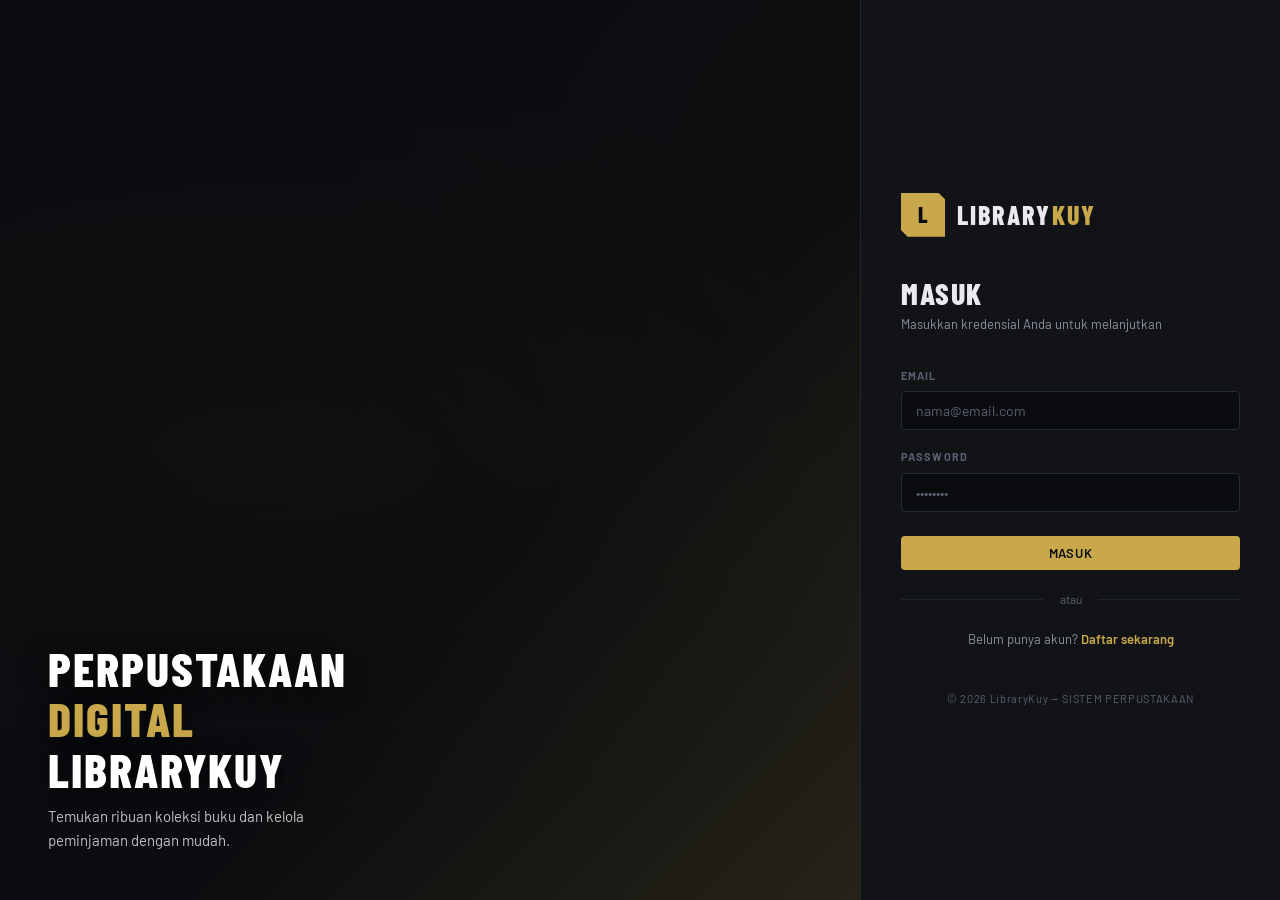
<file: app/index.html>
<!DOCTYPE html>
<html lang="id">
<head>
  <meta charset="UTF-8" />
  <meta name="viewport" content="width=device-width, initial-scale=1.0" />
  <title>Dashboard — LibraryKuy</title>
  <link rel="stylesheet" href="style.css" />
</head>
<body>

<!-- NAVBAR -->
<nav class="navbar">
  <a href="index.html" class="nav-brand">
    <div class="nav-brand-icon">L</div>
    <span class="nav-brand-text">Library<span>Kuy</span></span>
  </a>
  <div class="nav-links" id="navLinks"></div>
  <div class="nav-user">
    <div class="nav-user-info">
      <div class="nav-user-name" id="navName">—</div>
      <div class="nav-user-role" id="navRole">—</div>
    </div>
    <div class="nav-avatar" id="navAvatar">?</div>
    <button class="btn btn-outline btn-sm" id="btnLogout">Keluar</button>
  </div>
</nav>

<div class="page-wrapper">
  <div class="page-header">
    <div>
      <div class="page-label">Dashboard</div>
      <h1 class="page-title">Selamat Datang, <span id="heroName">—</span></h1>
      <p class="page-subtitle">Ringkasan aktivitas perpustakaan Anda</p>
    </div>
  </div>

  <!-- STATS -->
  <div class="stats-grid" id="statsGrid">
    <div class="loading"><div class="spinner"></div>Memuat data...</div>
  </div>

  <!-- RECENT LOANS -->
  <div class="card">
    <div class="card-header">
      <span class="card-title">
        <span class="accent-line"></span>
        Peminjaman Terbaru
      </span>
      <a href="edit_product.html" class="btn btn-outline btn-sm">Lihat Semua</a>
    </div>
    <div id="recentLoans">
      <div class="loading"><div class="spinner"></div>Memuat...</div>
    </div>
  </div>
</div>

<!-- MOBILE NAV -->
<nav class="mobile-nav" id="mobileNav"></nav>

<div id="toast" class="toast"></div>

<script src="../services/app.js"></script>
<script src="../services/authService.js"></script>
<script src="../services/productServices.js"></script>
<script>
if (!App.isLoggedIn()) App.redirect('login.html');

const user = App.getUser();
const isAdmin = App.isAdmin();

document.getElementById('navName').textContent = user?.name || 'User';
document.getElementById('navRole').textContent = isAdmin ? 'Administrator' : 'Member';
document.getElementById('navAvatar').textContent = (user?.name || 'U')[0].toUpperCase();
document.getElementById('heroName').textContent = (user?.name || 'User').split(' ')[0];

const navLinks = document.getElementById('navLinks');
const mobileNav = document.getElementById('mobileNav');

const links = [
  { href: 'index.html', label: 'Dashboard', icon: '⊟', active: true },
  { href: 'add.product.html', label: 'Katalog Buku', icon: '📚' },
  { href: 'edit_product.html', label: 'Peminjaman', icon: '🔄' },
];

navLinks.innerHTML = links.map(l =>
  `<a href="${l.href}" class="nav-link ${l.active ? 'active' : ''}">${l.label}</a>`
).join('');

mobileNav.innerHTML = `<div class="mobile-nav-links">${links.map(l =>
  `<a href="${l.href}" class="mobile-nav-link ${l.active ? 'active' : ''}">${l.icon}<span>${l.label}</span></a>`
).join('')}</div>`;

document.getElementById('btnLogout').addEventListener('click', () => {
  App.clearAuth();
  App.redirect('login.html');
});

function getLoanStatus(loan) {
  if (loan.status) return loan.status;
  if (loan.returnDate) return 'returned';
  const due = new Date(loan.dueDate);
  return due < new Date() ? 'overdue' : 'borrowed';
}

function getLoanTitle(loan) {
  return loan.book?.title || loan.bookTitle || '-';
}

function getMemberName(loan) {
  return loan.member?.name || loan.memberName || loan.user?.name || '-';
}

function getLoanDate(loan) {
  return loan.loanDate || loan.borrowDate;
}

async function loadDashboard() {
  try {
    let statsData = null;
    let loanList = [];

    if (isAdmin) {
      const [dashResult, loansResult] = await Promise.all([
        MemberService.getDashboard(),
        LoanService.getAll()
      ]);
      statsData = dashResult;
      loanList = loansResult.data || [];
    } else {
      const [booksResult, loansResult] = await Promise.all([
        BookService.getAll(),
        LoanService.getMyLoans()
      ]);
      loanList = loansResult.data || [];
      const bookList = Array.isArray(booksResult) ? booksResult : (booksResult.books || []);

      const activeLoans = loanList.filter(l => getLoanStatus(l) === 'borrowed');
      const overdueLoans = loanList.filter(l => getLoanStatus(l) === 'overdue');
      const totalFine = loanList.reduce((s, l) => s + (l.fineAmount || 0), 0);

      statsData = {
        totalBooks: bookList.length,
        totalLoans: loanList.length,
        activeLoans: activeLoans.length,
        overdueLoans: overdueLoans.length,
        unpaidFineAmount: totalFine
      };
    }

    if (isAdmin) {
      document.getElementById('statsGrid').innerHTML = `
        <div class="stat-card">
          <div class="stat-label">Total Buku</div>
          <div class="stat-value">${statsData.totalBooks ?? '—'}</div>
          <div class="stat-sub">Di koleksi perpustakaan</div>
        </div>
        <div class="stat-card info">
          <div class="stat-label">Total Anggota</div>
          <div class="stat-value">${statsData.totalMembers ?? '—'}</div>
          <div class="stat-sub">Terdaftar</div>
        </div>
        <div class="stat-card success">
          <div class="stat-label">Sedang Dipinjam</div>
          <div class="stat-value">${statsData.activeLoans ?? '—'}</div>
          <div class="stat-sub">Belum dikembalikan</div>
        </div>
        <div class="stat-card danger">
          <div class="stat-label">Terlambat</div>
          <div class="stat-value">${statsData.overdueLoans ?? '—'}</div>
          <div class="stat-sub">Denda belum bayar: ${statsData.unpaidFineCount ?? 0} item · Rp ${(statsData.unpaidFineAmount ?? 0).toLocaleString('id-ID')}</div>
        </div>
      `;
    } else {
      document.getElementById('statsGrid').innerHTML = `
        <div class="stat-card">
          <div class="stat-label">Total Buku</div>
          <div class="stat-value">${statsData.totalBooks ?? '—'}</div>
          <div class="stat-sub">Tersedia di katalog</div>
        </div>
        <div class="stat-card info">
          <div class="stat-label">Total Peminjaman</div>
          <div class="stat-value">${statsData.totalLoans ?? '—'}</div>
          <div class="stat-sub">Sepanjang waktu</div>
        </div>
        <div class="stat-card success">
          <div class="stat-label">Sedang Dipinjam</div>
          <div class="stat-value">${statsData.activeLoans ?? '—'}</div>
          <div class="stat-sub">Belum dikembalikan</div>
        </div>
        <div class="stat-card danger">
          <div class="stat-label">Terlambat</div>
          <div class="stat-value">${statsData.overdueLoans ?? '—'}</div>
          <div class="stat-sub">Total denda: Rp ${(statsData.unpaidFineAmount ?? 0).toLocaleString('id-ID')}</div>
        </div>
      `;
    }

    const recent = loanList.slice(0, 6);
    if (recent.length === 0) {
      document.getElementById('recentLoans').innerHTML = `
        <div class="empty">
          <div class="empty-icon">📚</div>
          <div class="empty-title">Belum Ada Peminjaman</div>
          <div class="empty-text">Mulai pinjam buku dari katalog</div>
        </div>`;
      return;
    }

    const statusBadge = {
      returned: '<span class="badge badge-green">Dikembalikan</span>',
      overdue: '<span class="badge badge-red">Terlambat</span>',
      borrowed: '<span class="badge badge-blue">Dipinjam</span>',
      lost: '<span class="badge badge-gray">Hilang</span>'
    };

    document.getElementById('recentLoans').innerHTML = `
      <div class="table-wrap">
        <table>
          <thead>
            <tr>
              <th>Buku</th>
              ${isAdmin ? '<th>Peminjam</th>' : ''}
              <th>Tgl Pinjam</th>
              <th>Jatuh Tempo</th>
              <th>Status</th>
              <th>Denda</th>
            </tr>
          </thead>
          <tbody>
            ${recent.map(l => {
              const status = getLoanStatus(l);
              const fine = l.fineAmount || 0;
              const loanDate = getLoanDate(l);
              return `<tr>
                <td>${getLoanTitle(l)}</td>
                ${isAdmin ? `<td>${getMemberName(l)}</td>` : ''}
                <td>${loanDate ? new Date(loanDate).toLocaleDateString('id-ID') : '-'}</td>
                <td>${l.dueDate ? new Date(l.dueDate).toLocaleDateString('id-ID') : '-'}</td>
                <td>${statusBadge[status] || statusBadge['borrowed']}</td>
                <td>${fine > 0 ? `<span style="color:var(--danger)">Rp ${fine.toLocaleString('id-ID')}</span>` : '-'}</td>
              </tr>`;
            }).join('')}
          </tbody>
        </table>
      </div>`;
  } catch (err) {
    document.getElementById('statsGrid').innerHTML = `<div class="alert alert-error">${err.message}</div>`;
  }
}

loadDashboard();
</script>
</body>
</html>
</file>
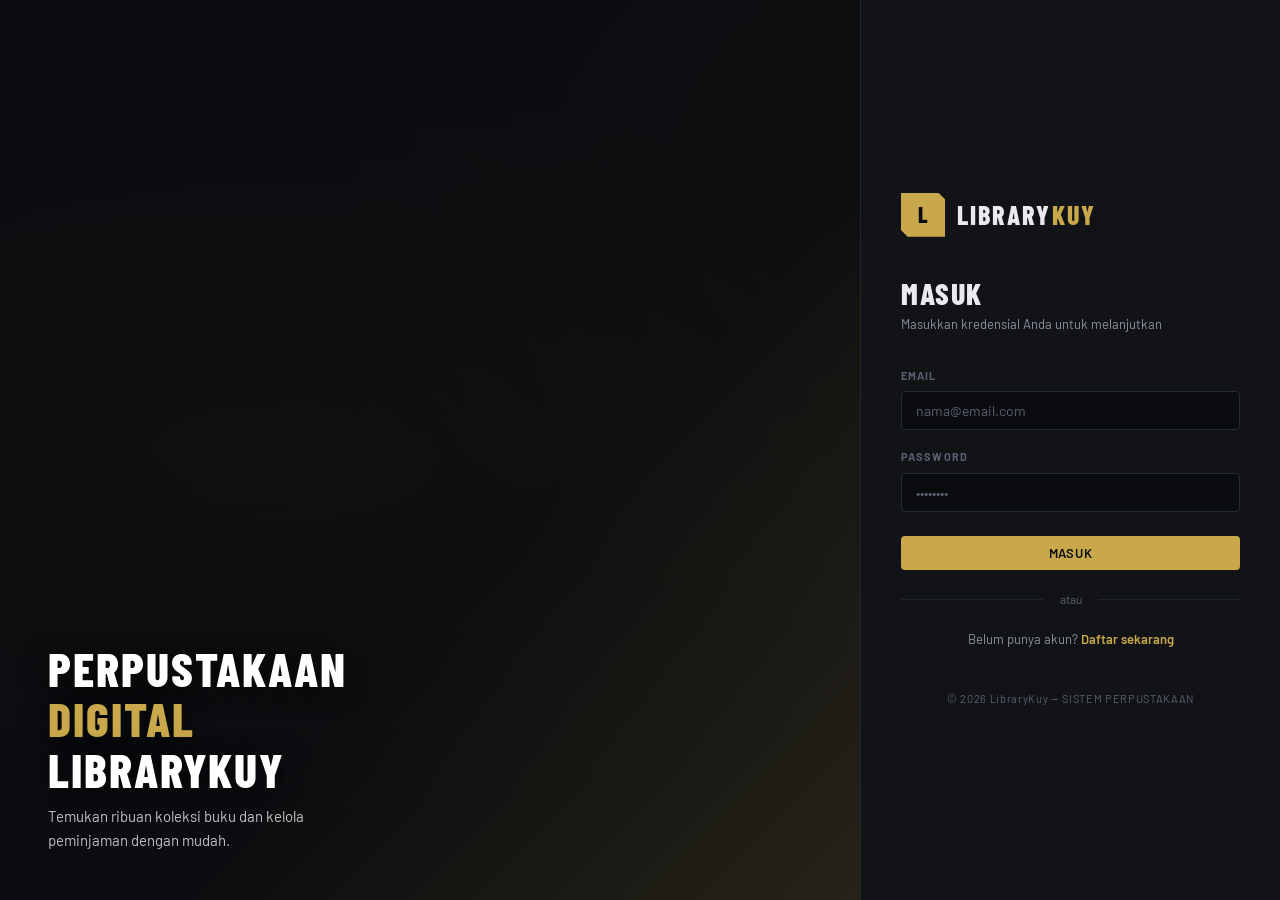
<file: app/add.product.html>
<!DOCTYPE html>
<html lang="id">
<head>
  <meta charset="UTF-8" />
  <meta name="viewport" content="width=device-width, initial-scale=1.0" />
  <title>Katalog Buku — LibraryKuy</title>
  <link rel="stylesheet" href="style.css" />
</head>
<body>

<nav class="navbar">
  <a href="index.html" class="nav-brand">
    <div class="nav-brand-icon">L</div>
    <span class="nav-brand-text">Library<span>Kuy</span></span>
  </a>
  <div class="nav-links" id="navLinks"></div>
  <div class="nav-user">
    <div class="nav-user-info">
      <div class="nav-user-name" id="navName">—</div>
      <div class="nav-user-role" id="navRole">—</div>
    </div>
    <div class="nav-avatar" id="navAvatar">?</div>
    <button class="btn btn-outline btn-sm" id="btnLogout">Keluar</button>
  </div>
</nav>

<div class="page-wrapper">
  <div class="page-header">
    <div>
      <div class="page-label">Perpustakaan</div>
      <h1 class="page-title">Katalog Buku</h1>
      <p class="page-subtitle">Temukan dan pinjam buku favoritmu</p>
    </div>
    <div id="adminActions" style="display:none;">
      <button class="btn btn-primary" id="btnAddBook">+ Tambah Buku</button>
    </div>
  </div>

  <div class="search-bar">
    <div class="search-input-wrap">
      <svg width="16" height="16" viewBox="0 0 24 24" fill="none" stroke="currentColor" stroke-width="2">
        <circle cx="11" cy="11" r="8"/>
        <path d="m21 21-4.35-4.35"/>
      </svg>
      <input type="text" id="searchInput" class="form-control" placeholder="Cari judul atau penulis..." />
    </div>
    <select id="filterCategory" class="form-control" style="max-width:180px;">
      <option value="">Semua Kategori</option>
      <option value="fiksi">Fiksi</option>
      <option value="nonfiksi">Nonfiksi</option>
      <option value="sains">Sains</option>
      <option value="teknologi">Teknologi</option>
      <option value="sejarah">Sejarah</option>
      <option value="biografi">Biografi</option>
      <option value="agama">Agama</option>
      <option value="anak">Anak</option>
      <option value="komik">Komik</option>
      <option value="lainnya">Lainnya</option>
    </select>
  </div>

  <div id="booksContainer">
    <div class="loading"><div class="spinner"></div>Memuat koleksi...</div>
  </div>
</div>

<nav class="mobile-nav" id="mobileNav"></nav>

<div class="modal-overlay" id="bookModal">
  <div class="modal">
    <div class="modal-header">
      <span class="modal-title" id="modalTitle">Tambah Buku</span>
      <button class="modal-close" id="modalClose">✕</button>
    </div>
    <div class="form-group">
      <label class="form-label">Judul Buku *</label>
      <input type="text" id="fTitle" class="form-control" placeholder="Judul buku" />
    </div>
    <div class="form-group">
      <label class="form-label">Penulis *</label>
      <input type="text" id="fAuthor" class="form-control" placeholder="Nama penulis" />
    </div>
    <div class="form-row">
      <div class="form-group">
        <label class="form-label">Kategori</label>
        <select id="fCategory" class="form-control">
          <option value="lainnya">Lainnya</option>
          <option value="fiksi">Fiksi</option>
          <option value="nonfiksi">Nonfiksi</option>
          <option value="sains">Sains</option>
          <option value="teknologi">Teknologi</option>
          <option value="sejarah">Sejarah</option>
          <option value="biografi">Biografi</option>
          <option value="agama">Agama</option>
          <option value="anak">Anak</option>
          <option value="komik">Komik</option>
        </select>
      </div>
      <div class="form-group">
        <label class="form-label">Jumlah Eksemplar</label>
        <input type="number" id="fTotalCopies" class="form-control" placeholder="Jumlah" min="0" value="1" />
      </div>
    </div>
    <div class="form-row">
      <div class="form-group">
        <label class="form-label">ISBN</label>
        <input type="text" id="fIsbn" class="form-control" placeholder="ISBN" />
      </div>
      <div class="form-group">
        <label class="form-label">Tahun Terbit</label>
        <input type="number" id="fPublishYear" class="form-control" placeholder="Tahun" />
      </div>
    </div>
    <div class="form-row">
      <div class="form-group">
        <label class="form-label">Penerbit</label>
        <input type="text" id="fPublisher" class="form-control" placeholder="Nama penerbit" />
      </div>
      <div class="form-group">
        <label class="form-label">Jumlah Halaman</label>
        <input type="number" id="fPages" class="form-control" placeholder="Halaman" />
      </div>
    </div>
    <div class="form-row">
      <div class="form-group">
        <label class="form-label">Lokasi Rak</label>
        <input type="text" id="fLocation" class="form-control" placeholder="Contoh: Rak A-01" />
      </div>
      <div class="form-group">
        <label class="form-label">Rating (0–5) ⭐</label>
        <input type="number" id="fRating" class="form-control" placeholder="Contoh: 4.5" min="0" max="5" step="0.1" />
      </div>
    </div>
    <div class="form-group">
      <label class="form-label">Deskripsi</label>
      <textarea id="fDesc" class="form-control" placeholder="Deskripsi buku..." rows="3"></textarea>
    </div>
    <div class="form-group">
      <label class="form-label">URL Cover</label>
      <input type="text" id="fCoverImage" class="form-control" placeholder="https://..." />
    </div>
    <div class="modal-footer">
      <button class="btn btn-outline" id="modalCancel">Batal</button>
      <button class="btn btn-primary" id="modalSave">Simpan</button>
    </div>
  </div>
</div>

<div class="modal-overlay" id="deleteModal">
  <div class="modal" style="max-width:380px;">
    <div class="modal-header">
      <span class="modal-title">Hapus Buku</span>
      <button class="modal-close" id="deleteClose">✕</button>
    </div>
    <div style="margin-bottom:8px;">
      <div style="width:48px;height:48px;background:var(--danger-dim);border:1px solid rgba(200,75,75,0.25);border-radius:50%;display:flex;align-items:center;justify-content:center;font-size:22px;margin-bottom:14px;">🗑</div>
      <p style="color:var(--text);font-size:15px;">Yakin ingin menghapus buku <strong id="deleteBookName"></strong>?</p>
      <p style="color:var(--text3);font-size:13px;margin-top:6px;">Tindakan ini tidak bisa dibatalkan.</p>
    </div>
    <div class="modal-footer">
      <button class="btn btn-outline" id="deleteCancelBtn">Batal</button>
      <button class="btn btn-danger" id="deleteConfirmBtn">Hapus</button>
    </div>
  </div>
</div>

<div class="modal-overlay" id="borrowModal">
  <div class="modal" style="max-width:400px;">
    <div class="modal-header">
      <span class="modal-title">Pinjam Buku</span>
      <button class="modal-close" id="borrowClose">✕</button>
    </div>
    <div style="margin-bottom:20px;">
      <p style="font-size:20px; font-weight:700;" id="borrowBookTitle">—</p>
      <p style="font-size:13px; color:var(--text2);" id="borrowBookAuthor">—</p>
    </div>
    <div style="background:var(--bg3); padding:14px; border-radius:var(--radius);">
      <p>📅 Masa peminjaman: <strong>14 hari</strong></p>
      <p>⚠️ Denda keterlambatan: <strong>Rp 1.000/hari</strong></p>
    </div>
    <div class="form-group" style="margin-top:16px;">
      <label class="form-label">Catatan (opsional)</label>
      <input type="text" id="borrowNotes" class="form-control" placeholder="Catatan untuk petugas..." />
    </div>
    <div class="modal-footer">
      <button class="btn btn-outline" id="borrowCancelBtn">Batal</button>
      <button class="btn btn-primary" id="borrowConfirmBtn">Pinjam Sekarang</button>
    </div>
  </div>
</div>

<div id="toast" class="toast"></div>

<script src="../services/app.js"></script>
<script src="../services/authService.js"></script>
<script src="../services/productServices.js"></script>

<script>
if (!App.isLoggedIn()) App.redirect('login.html');

const user = App.getUser();
const isAdmin = App.isAdmin();

document.getElementById('navName').textContent = user?.name || 'User';
document.getElementById('navRole').textContent = isAdmin ? 'Admin' : 'Member';
document.getElementById('navAvatar').textContent = (user?.name || 'U')[0].toUpperCase();

const navLinks = document.getElementById('navLinks');
const mobileNav = document.getElementById('mobileNav');
const menuItems = [
  { href: 'index.html', label: 'Dashboard', icon: '⊟' },
  { href: 'add.product.html', label: 'Katalog', icon: '📚', active: true },
  { href: 'edit_product.html', label: 'Peminjaman', icon: '🔄' },
];
navLinks.innerHTML = menuItems.map(m =>
  `<a href="${m.href}" class="nav-link ${m.active ? 'active' : ''}">${m.label}</a>`
).join('');
mobileNav.innerHTML = `<div class="mobile-nav-links">${menuItems.map(m =>
  `<a href="${m.href}" class="mobile-nav-link ${m.active ? 'active' : ''}">${m.icon}<span>${m.label}</span></a>`
).join('')}</div>`;

document.getElementById('btnLogout').onclick = () => { App.clearAuth(); App.redirect('login.html'); };

if (isAdmin) document.getElementById('adminActions').style.display = 'flex';

let allBooks = [];
let editingId = null;
let deletingId = null;
let borrowingId = null;

const bookIcons = ['📘', '📗', '📕', '📙', '📓', '📔'];
const randomIcon = (idx) => bookIcons[idx % bookIcons.length];

function getAvailableCopies(book) {
  return book.availableCopies ?? book.totalCopies ?? book.stock ?? 0;
}

async function loadBooks() {
  try {
    const result = await BookService.getAll();
    let books = [];
    if (Array.isArray(result)) books = result;
    else if (result?.books && Array.isArray(result.books)) books = result.books;
    else if (result?.data && Array.isArray(result.data)) books = result.data;
    allBooks = books;
    renderBooks(allBooks);
  } catch (err) {
    document.getElementById('booksContainer').innerHTML =
      `<div class="alert alert-error">Gagal memuat buku: ${err.message}</div>`;
  }
}

function renderBooks(books) {
  const container = document.getElementById('booksContainer');
  if (!books || books.length === 0) {
    container.innerHTML = `<div class="empty"><div class="empty-icon">📚</div><div class="empty-title">Tidak ada buku</div></div>`;
    return;
  }
  container.innerHTML = `
    <div class="books-grid">
      ${books.map((book, idx) => {
        const bookId = book._id || book.id;
        const title = (book.title || 'Tanpa Judul').replace(/'/g, "\\'");
        const author = (book.author || '-').replace(/'/g, "\\'");
        const available = getAvailableCopies(book);
        const cover = book.coverImage || book.cover || book.coverUrl;
        const category = book.category || '-';
        const rating = book.rating ? `⭐ ${parseFloat(book.rating).toFixed(1)}` : '';
        return `
          <div class="book-card">
            <div class="book-cover">
              ${cover ?
                `<img src="${cover}" style="width:100%;height:100%;object-fit:cover;" onerror="this.style.display='none';this.parentElement.innerHTML='<span style=\\'font-size:52px;\\'>${randomIcon(idx)}</span>'">` :
                `<span style="font-size:52px;">${randomIcon(idx)}</span>`
              }
            </div>
            <div class="book-info">
              <div class="book-title">${book.title || 'Tanpa Judul'}</div>
              <div class="book-author">${book.author || '-'}</div>
              <div class="book-meta">
                <span style="font-size:11px; color:var(--text3);">${category}${rating ? ' · ' + rating : ''}</span>
                <span class="${available > 0 ? 'badge badge-green' : 'badge badge-red'}">
                  ${available > 0 ? `Tersedia: ${available}` : 'Habis'}
                </span>
              </div>
            </div>
            <div class="book-actions">
              ${isAdmin ? `
                <button class="btn btn-outline btn-sm" onclick='openEdit(${JSON.stringify(book)})'>Edit</button>
                <button class="btn btn-danger btn-sm" onclick="openDelete('${bookId}', '${title}')">Hapus</button>
              ` : `
                <button class="btn btn-primary btn-sm" ${available < 1 ? 'disabled' : ''}
                  onclick="openBorrow('${bookId}', '${title}', '${author}')">
                  ${available > 0 ? 'Pinjam' : 'Habis'}
                </button>
              `}
            </div>
          </div>
        `;
      }).join('')}
    </div>
  `;
}

function filterBooks() {
  const search = document.getElementById('searchInput').value.toLowerCase();
  const category = document.getElementById('filterCategory').value;
  const filtered = allBooks.filter(book => {
    const matchSearch = !search ||
      (book.title || '').toLowerCase().includes(search) ||
      (book.author || '').toLowerCase().includes(search) ||
      (book.isbn || '').toLowerCase().includes(search);
    const matchCategory = !category || book.category === category;
    return matchSearch && matchCategory;
  });
  renderBooks(filtered);
}
document.getElementById('searchInput').addEventListener('input', filterBooks);
document.getElementById('filterCategory').addEventListener('change', filterBooks);

function openAdd() {
  editingId = null;
  document.getElementById('modalTitle').textContent = 'Tambah Buku';
  ['fTitle','fAuthor','fIsbn','fPublisher','fLocation','fDesc','fCoverImage'].forEach(id => document.getElementById(id).value = '');
  document.getElementById('fCategory').value = 'lainnya';
  document.getElementById('fTotalCopies').value = '1';
  document.getElementById('fPublishYear').value = '';
  document.getElementById('fPages').value = '';
  document.getElementById('fRating').value = '';
  document.getElementById('bookModal').classList.add('open');
}

function openEdit(book) {
  editingId = book._id || book.id;
  document.getElementById('modalTitle').textContent = 'Edit Buku';
  document.getElementById('fTitle').value = book.title || '';
  document.getElementById('fAuthor').value = book.author || '';
  document.getElementById('fCategory').value = book.category || 'lainnya';
  document.getElementById('fTotalCopies').value = book.totalCopies ?? book.stock ?? 1;
  document.getElementById('fIsbn').value = book.isbn || '';
  document.getElementById('fPublishYear').value = book.publishYear || book.publishedYear || '';
  document.getElementById('fPublisher').value = book.publisher || '';
  document.getElementById('fPages').value = book.pages || '';
  document.getElementById('fLocation').value = book.location || '';
  document.getElementById('fRating').value = book.rating || '';
  document.getElementById('fDesc').value = book.description || '';
  document.getElementById('fCoverImage').value = book.coverImage || book.cover || '';
  document.getElementById('bookModal').classList.add('open');
}

function closeBookModal() { document.getElementById('bookModal').classList.remove('open'); }
document.getElementById('modalClose').onclick = closeBookModal;
document.getElementById('modalCancel').onclick = closeBookModal;
document.getElementById('btnAddBook').onclick = openAdd;

document.getElementById('modalSave').onclick = async () => {
  const title = document.getElementById('fTitle').value.trim();
  const author = document.getElementById('fAuthor').value.trim();
  if (!title || !author) { App.showToast('Judul dan penulis wajib diisi!', 'error'); return; }

  const ratingVal = parseFloat(document.getElementById('fRating').value);
  const payload = {
    title,
    author,
    category: document.getElementById('fCategory').value || 'lainnya',
    totalCopies: parseInt(document.getElementById('fTotalCopies').value) || 1,
    isbn: document.getElementById('fIsbn').value.trim(),
    publishYear: parseInt(document.getElementById('fPublishYear').value) || null,
    publisher: document.getElementById('fPublisher').value.trim(),
    pages: parseInt(document.getElementById('fPages').value) || null,
    location: document.getElementById('fLocation').value.trim(),
    description: document.getElementById('fDesc').value.trim(),
    coverImage: document.getElementById('fCoverImage').value.trim()
  };
  if (!isNaN(ratingVal) && ratingVal >= 0 && ratingVal <= 5) {
    payload.rating = ratingVal;
  }

  const btn = document.getElementById('modalSave');
  btn.disabled = true; btn.textContent = 'Menyimpan...';
  try {
    if (editingId) {
      await BookService.update(editingId, payload);
      App.showToast('Buku berhasil diupdate!', 'success');
    } else {
      await BookService.create(payload);
      App.showToast('Buku berhasil ditambahkan!', 'success');
    }
    closeBookModal();
    await loadBooks();
  } catch (err) {
    App.showToast(err.message || 'Gagal menyimpan buku', 'error');
  } finally {
    btn.disabled = false; btn.textContent = 'Simpan';
  }
};

function openDelete(id, title) {
  deletingId = id;
  document.getElementById('deleteBookName').textContent = title;
  document.getElementById('deleteModal').classList.add('open');
}
function closeDeleteModal() { document.getElementById('deleteModal').classList.remove('open'); }
document.getElementById('deleteClose').onclick = closeDeleteModal;
document.getElementById('deleteCancelBtn').onclick = closeDeleteModal;

document.getElementById('deleteConfirmBtn').onclick = async () => {
  const btn = document.getElementById('deleteConfirmBtn');
  btn.disabled = true; btn.textContent = 'Menghapus...';
  try {
    await BookService.delete(deletingId);
    App.showToast('Buku berhasil dihapus!', 'success');
    closeDeleteModal();
    await loadBooks();
  } catch (err) {
    App.showToast(err.message || 'Gagal menghapus buku', 'error');
  } finally {
    btn.disabled = false; btn.textContent = 'Hapus';
  }
};

function openBorrow(id, title, author) {
  borrowingId = id;
  document.getElementById('borrowBookTitle').textContent = title;
  document.getElementById('borrowBookAuthor').textContent = author;
  document.getElementById('borrowNotes').value = '';
  document.getElementById('borrowModal').classList.add('open');
}
function closeBorrowModal() { document.getElementById('borrowModal').classList.remove('open'); }
document.getElementById('borrowClose').onclick = closeBorrowModal;
document.getElementById('borrowCancelBtn').onclick = closeBorrowModal;

document.getElementById('borrowConfirmBtn').onclick = async () => {
  const btn = document.getElementById('borrowConfirmBtn');
  const notes = document.getElementById('borrowNotes').value.trim();
  btn.disabled = true; btn.textContent = 'Memproses...';
  try {
    await LoanService.borrow(borrowingId, null, notes);
    App.showToast('Buku berhasil dipinjam! Jatuh tempo 14 hari.', 'success');
    closeBorrowModal();
    await loadBooks();
  } catch (err) {
    App.showToast(err.message || 'Gagal meminjam buku', 'error');
  } finally {
    btn.disabled = false; btn.textContent = 'Pinjam Sekarang';
  }
};

window.openEdit = openEdit;
window.openDelete = openDelete;
window.openBorrow = openBorrow;

loadBooks();
</script>
</body>
</html>
</file>
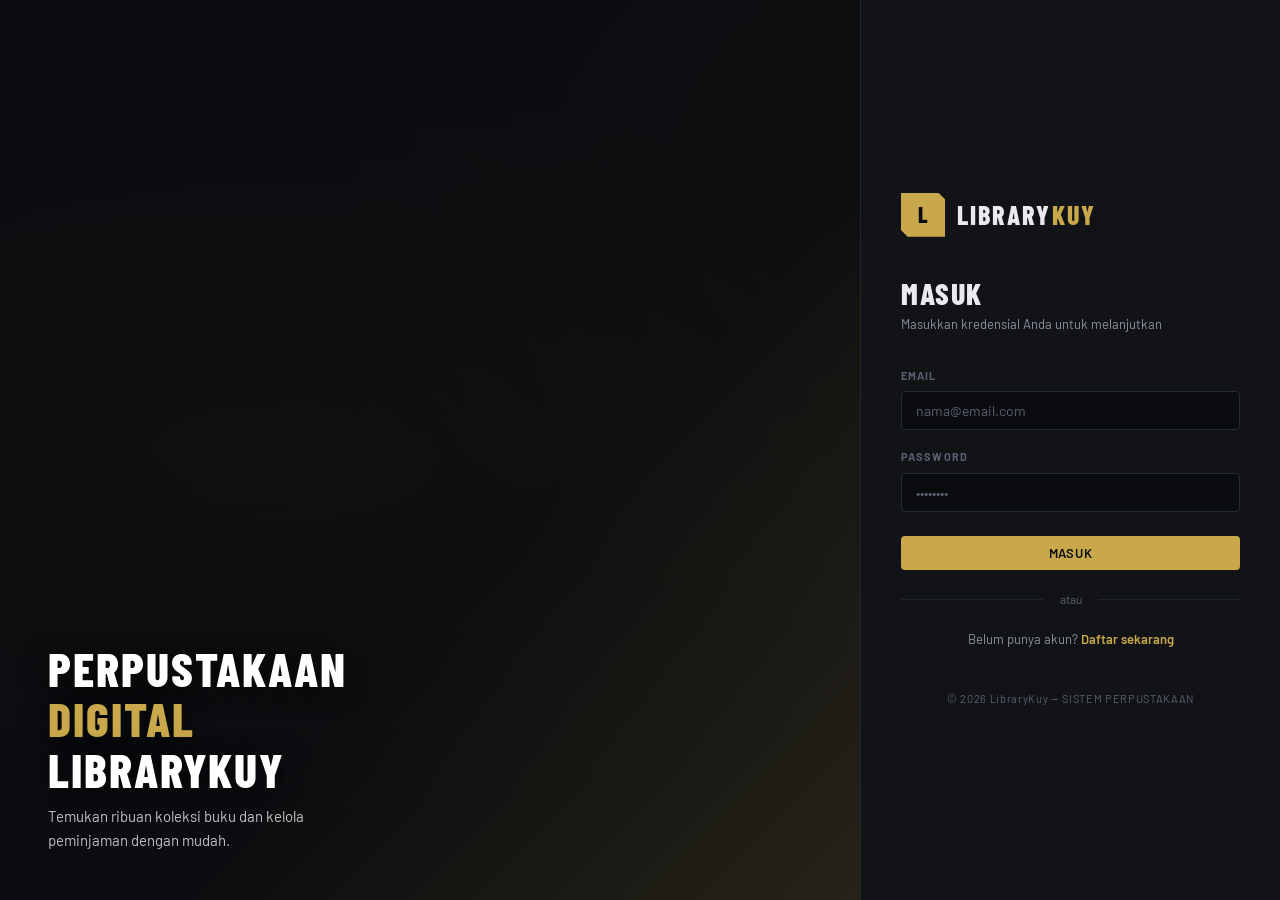
<file: app/edit_product.html>
<!DOCTYPE html>
<html lang="id">
<head>
  <meta charset="UTF-8" />
  <meta name="viewport" content="width=device-width, initial-scale=1.0" />
  <title>Peminjaman — LibraryKuy</title>
  <link rel="stylesheet" href="style.css" />
</head>
<body>

<nav class="navbar">
  <a href="index.html" class="nav-brand">
    <div class="nav-brand-icon">L</div>
    <span class="nav-brand-text">Library<span>Kuy</span></span>
  </a>
  <div class="nav-links" id="navLinks"></div>
  <div class="nav-user">
    <div class="nav-user-info">
      <div class="nav-user-name" id="navName">—</div>
      <div class="nav-user-role" id="navRole">—</div>
    </div>
    <div class="nav-avatar" id="navAvatar">?</div>
    <button class="btn btn-outline btn-sm" id="btnLogout">Keluar</button>
  </div>
</nav>

<div class="page-wrapper">
  <div class="page-header">
    <div>
      <div class="page-label">Manajemen</div>
      <h1 class="page-title" id="pageTitle">Peminjaman Saya</h1>
      <p class="page-subtitle" id="pageSubtitle">Riwayat dan status peminjaman buku Anda</p>
    </div>
    <div id="adminDendaBtn" style="display:none;">
      <button class="btn btn-outline" id="btnShowFines">🧾 Monitor Denda</button>
    </div>
  </div>

  <div id="memberFineAlert" style="display:none;"></div>

  <div class="search-bar" style="margin-bottom:16px;">
    <select id="filterStatus" class="form-control" style="max-width:180px;">
      <option value="">Semua Status</option>
      <option value="borrowed">Dipinjam</option>
      <option value="overdue">Terlambat</option>
      <option value="returned">Dikembalikan</option>
      <option value="lost">Hilang</option>
    </select>
    <div class="search-input-wrap">
      <svg width="16" height="16" viewBox="0 0 24 24" fill="none" stroke="currentColor" stroke-width="2"><circle cx="11" cy="11" r="8"/><path d="m21 21-4.35-4.35"/></svg>
      <input type="text" id="searchLoan" class="form-control" placeholder="Cari judul buku..." />
    </div>
  </div>

  <div class="card" style="padding:0;">
    <div id="loansContainer">
      <div class="loading"><div class="spinner"></div>Memuat data...</div>
    </div>
  </div>

  <div id="memberFinesSection" style="display:none; margin-top:28px;">
    <div class="card">
      <div class="card-header">
        <span class="card-title"><span class="accent-line"></span>Denda Saya</span>
        <span style="font-size:12px;color:var(--text3);">Bayar denda agar bisa meminjam lagi</span>
      </div>
      <div id="memberFinesList">
        <div class="loading"><div class="spinner"></div>Memuat denda...</div>
      </div>
    </div>
  </div>
</div>

<nav class="mobile-nav" id="mobileNav"></nav>

<div class="modal-overlay" id="detailModal">
  <div class="modal">
    <div class="modal-header">
      <span class="modal-title">Detail Peminjaman</span>
      <button class="modal-close" id="detailClose">✕</button>
    </div>
    <div id="detailContent"></div>
    <div class="modal-footer">
      <button class="btn btn-outline" id="detailCloseBtn">Tutup</button>
      <button class="btn btn-success" id="detailReturnBtn" style="display:none;">Kembalikan Buku</button>
    </div>
  </div>
</div>

<div class="modal-overlay" id="returnModal">
  <div class="modal" style="max-width:420px;">
    <div class="modal-header">
      <span class="modal-title">Konfirmasi Pengembalian</span>
      <button class="modal-close" id="returnClose">✕</button>
    </div>
    <div style="margin-bottom:20px;">
      <div style="width:56px;height:56px;background:var(--success-dim);border:1px solid rgba(75,200,122,0.25);border-radius:50%;display:flex;align-items:center;justify-content:center;font-size:26px;margin-bottom:16px;">📦</div>
      <p style="font-size:16px;font-weight:600;color:var(--text);margin-bottom:8px;">Kembalikan buku ini?</p>
      <p style="font-size:14px;color:var(--text2);">Judul: <strong id="returnBookTitle" style="color:var(--text);">—</strong></p>
      <p style="font-size:14px;color:var(--text2);" id="returnMemberRow">Peminjam: <strong id="returnMemberName" style="color:var(--text);">—</strong></p>
    </div>
    <div id="returnFineWarning" style="display:none;background:var(--danger-dim);border:1px solid rgba(200,75,75,0.2);border-radius:var(--radius);padding:14px;margin-bottom:16px;">
      <div style="font-size:11px;font-weight:700;letter-spacing:0.1em;text-transform:uppercase;color:var(--danger);margin-bottom:6px;">⚠ Buku Terlambat</div>
      <div style="font-family:'Barlow Condensed',sans-serif;font-size:26px;font-weight:800;color:var(--danger);" id="returnFineAmount">Rp 0</div>
      <div style="font-size:12px;color:var(--text3);margin-top:4px;">Denda dihitung otomatis setelah pengembalian</div>
    </div>
    <div class="modal-footer">
      <button class="btn btn-outline" id="returnCancelBtn">Batal</button>
      <button class="btn btn-success" id="returnConfirmBtn">✓ Ya, Kembalikan</button>
    </div>
  </div>
</div>

<div class="modal-overlay" id="payFineModal">
  <div class="modal" style="max-width:380px;">
    <div class="modal-header">
      <span class="modal-title">Bayar Denda</span>
      <button class="modal-close" id="payFineClose">✕</button>
    </div>
    <div style="margin-bottom:20px;">
      <div style="font-size:12px;color:var(--text3);letter-spacing:0.06em;margin-bottom:4px;" id="payFineCode">—</div>
      <div style="font-family:'Barlow Condensed',sans-serif;font-size:36px;font-weight:800;color:var(--danger);" id="payFineAmount">Rp 0</div>
      <div style="font-size:13px;color:var(--text2);margin-top:4px;" id="payFineInfo">—</div>
    </div>
    <div class="form-group">
      <label class="form-label">Metode Pembayaran</label>
      <select id="payFineMethod" class="form-control">
        <option value="tunai">Tunai</option>
        <option value="transfer">Transfer Bank</option>
        <option value="qris">QRIS</option>
      </select>
    </div>
    <div class="form-group">
      <label class="form-label">Catatan (opsional)</label>
      <input type="text" id="payFineNotes" class="form-control" placeholder="Catatan pembayaran..." />
    </div>
    <div class="modal-footer">
      <button class="btn btn-outline" id="payFineCancelBtn">Batal</button>
      <button class="btn btn-primary" id="payFineConfirmBtn">✓ Konfirmasi Bayar</button>
    </div>
  </div>
</div>

<div class="modal-overlay" id="adminFinesModal">
  <div class="modal" style="max-width:680px;">
    <div class="modal-header">
      <span class="modal-title">Monitor Denda</span>
      <button class="modal-close" id="adminFinesClose">✕</button>
    </div>

    <div id="adminFineStats" style="display:grid;grid-template-columns:1fr 1fr 1fr;gap:12px;margin-bottom:20px;"></div>

    <div style="display:flex;gap:8px;margin-bottom:20px;border-bottom:1px solid var(--border);padding-bottom:12px;flex-wrap:wrap;">
      <button class="btn btn-sm" id="tabUnpaid" onclick="switchAdminTab('unpaid')" style="background:var(--accent);color:var(--bg);">Belum Dibayar</button>
      <button class="btn btn-outline btn-sm" id="tabPaid" onclick="switchAdminTab('paid')">Sudah Dibayar</button>
      <button class="btn btn-outline btn-sm" id="tabManual" onclick="switchAdminTab('manual')">+ Denda Manual</button>
    </div>

    <div id="adminFineTabUnpaid">
      <div id="adminFineListUnpaid"><div class="loading"><div class="spinner"></div>Memuat...</div></div>
    </div>
    <div id="adminFineTabPaid" style="display:none;">
      <div id="adminFineListPaid"><div class="loading"><div class="spinner"></div>Memuat...</div></div>
    </div>
    <div id="adminFineTabManual" style="display:none;">
      <p style="font-size:13px;color:var(--text2);margin-bottom:16px;">Buat denda manual untuk kerusakan atau kehilangan buku (di luar sistem otomatis).</p>
      <div class="form-group">
        <label class="form-label">ID Peminjaman (Loan ID)</label>
        <input type="text" id="manualLoanId" class="form-control" placeholder="ID peminjaman..." />
      </div>
      <div class="form-row">
        <div class="form-group">
          <label class="form-label">Jumlah Denda (Rp)</label>
          <input type="number" id="manualAmount" class="form-control" placeholder="50000" />
        </div>
        <div class="form-group">
          <label class="form-label">Alasan</label>
          <select id="manualReason" class="form-control">
            <option value="kerusakan">Kerusakan</option>
            <option value="kehilangan">Kehilangan</option>
          </select>
        </div>
      </div>
      <div class="form-group">
        <label class="form-label">Catatan</label>
        <textarea id="manualNotes" class="form-control" rows="2" placeholder="Contoh: Halaman 10-15 robek..."></textarea>
      </div>
      <button class="btn btn-primary" id="btnSubmitManualFine">Buat Denda</button>
    </div>
  </div>
</div>

<div id="toast" class="toast"></div>

<script src="../services/app.js"></script>
<script src="../services/authService.js"></script>
<script src="../services/productServices.js"></script>
<script>
if (!App.isLoggedIn()) App.redirect('login.html');

const user = App.getUser();
const isAdmin = App.isAdmin();

document.getElementById('navName').textContent = user?.name || 'User';
document.getElementById('navRole').textContent = isAdmin ? 'Administrator' : 'Member';
document.getElementById('navAvatar').textContent = (user?.name || 'U')[0].toUpperCase();

const navLinks = document.getElementById('navLinks');
const mobileNav = document.getElementById('mobileNav');
const links = [
  { href: 'index.html', label: 'Dashboard', icon: '⊟' },
  { href: 'add.product.html', label: 'Katalog Buku', icon: '📚' },
  { href: 'edit_product.html', label: 'Peminjaman', icon: '🔄', active: true },
];
navLinks.innerHTML = links.map(l =>
  `<a href="${l.href}" class="nav-link ${l.active ? 'active' : ''}">${l.label}</a>`
).join('');
mobileNav.innerHTML = `<div class="mobile-nav-links">${links.map(l =>
  `<a href="${l.href}" class="mobile-nav-link ${l.active ? 'active' : ''}">${l.icon}<span>${l.label}</span></a>`
).join('')}</div>`;

document.getElementById('btnLogout').addEventListener('click', () => { App.clearAuth(); App.redirect('login.html'); });

if (isAdmin) {
  document.getElementById('pageTitle').textContent = 'Riwayat Peminjaman';
  document.getElementById('pageSubtitle').textContent = 'Seluruh riwayat peminjaman anggota perpustakaan';
  document.getElementById('adminDendaBtn').style.display = 'flex';
  document.getElementById('returnMemberRow').style.display = 'block';
} else {
  // Member: tampilkan section denda
  document.getElementById('memberFinesSection').style.display = 'block';
  document.getElementById('returnMemberRow').style.display = 'none';
}

let allLoans = [];
let returningId = null;
let returningLoan = null;
let payingFineId = null;
let currentAdminTab = 'unpaid';

function getLoanStatus(loan) {
  if (loan.status) return loan.status;
  if (loan.returnDate) return 'returned';
  return new Date(loan.dueDate) < new Date() ? 'overdue' : 'borrowed';
}
function getLoanTitle(loan) { return loan.book?.title || loan.bookTitle || '-'; }
function getLoanAuthor(loan) { return loan.book?.author || loan.bookAuthor || ''; }
function getMemberName(loan) { return loan.member?.name || loan.memberName || loan.user?.name || '-'; }
function getLoanDate(loan) { return loan.loanDate || loan.borrowDate; }

async function loadLoans() {
  document.getElementById('loansContainer').innerHTML =
    '<div class="loading"><div class="spinner"></div>Memuat data...</div>';
  try {
    let result = isAdmin ? await LoanService.getAll() : await LoanService.getMyLoans();
    allLoans = result.data || result.loans || result || [];
    if (!isAdmin) {
      renderMemberFineAlert();
      loadMemberFines();
    }
    renderLoans(allLoans);
  } catch (err) {
    document.getElementById('loansContainer').innerHTML =
      `<div style="padding:24px;"><div class="alert alert-error">${err.message}</div></div>`;
  }
}

function renderMemberFineAlert() {
  const overdueLoans = allLoans.filter(l => getLoanStatus(l) === 'overdue');
  const totalEst = overdueLoans.reduce((s, l) => s + (l.fineAmount || (l.lateDays ? l.lateDays * 1000 : 0)), 0);
  const alertEl = document.getElementById('memberFineAlert');
  if (overdueLoans.length > 0) {
    alertEl.style.display = 'block';
    alertEl.innerHTML = `
      <div style="background:var(--danger-dim);border:1px solid rgba(200,75,75,0.25);border-radius:var(--radius2);padding:20px 24px;margin-bottom:24px;display:flex;align-items:center;justify-content:space-between;flex-wrap:wrap;gap:12px;">
        <div>
          <div style="font-size:11px;font-weight:700;letter-spacing:0.12em;text-transform:uppercase;color:var(--danger);margin-bottom:6px;">⚠ Peringatan — Buku Terlambat</div>
          <div style="font-family:'Barlow Condensed',sans-serif;font-size:28px;font-weight:800;color:var(--danger);">Estimasi Rp ${totalEst.toLocaleString('id-ID')}</div>
          <div style="font-size:13px;color:var(--text2);margin-top:4px;">${overdueLoans.length} buku terlambat · Rp 1.000/hari</div>
        </div>
        <a href="#memberFinesSection" class="btn btn-danger btn-sm">Lihat & Bayar Denda ↓</a>
      </div>`;
  } else {
    alertEl.style.display = 'none';
  }
}

async function loadMemberFines() {
  const container = document.getElementById('memberFinesList');
  try {
    const result = await FineService.getAll({ status: 'unpaid' });
    const fines = result.fines || result.data || result || [];
    if (!fines.length) {
      container.innerHTML = `
        <div class="empty" style="padding:32px;">
          <div class="empty-icon">✅</div>
          <div class="empty-title">Tidak Ada Denda</div>
          <div class="empty-text">Semua peminjaman Anda tepat waktu</div>
        </div>`;
      return;
    }
    container.innerHTML = fines.map(f => `
      <div style="display:flex;align-items:center;justify-content:space-between;padding:16px;border:1px solid var(--border);border-radius:var(--radius);margin-bottom:8px;background:var(--bg3);gap:12px;">
        <div style="flex:1;min-width:0;">
          <div style="font-size:11px;color:var(--text3);letter-spacing:0.06em;margin-bottom:2px;">${f.fineCode||'-'}</div>
          <div style="font-weight:600;color:var(--text);font-size:14px;">
            ${f.reason==='kerusakan'?'🔧 Kerusakan':f.reason==='kehilangan'?'❌ Kehilangan':'⏱ Keterlambatan'}
            ${f.lateDays?`<span style="color:var(--text3);font-weight:400;font-size:13px;"> · ${f.lateDays} hari terlambat</span>`:''}
          </div>
          ${f.notes?`<div style="font-size:12px;color:var(--text3);margin-top:2px;">${f.notes}</div>`:''}
        </div>
        <div style="text-align:right;flex-shrink:0;">
          <div style="font-family:'Barlow Condensed',sans-serif;font-size:24px;font-weight:800;color:var(--danger);margin-bottom:6px;">
            Rp ${(f.amount||0).toLocaleString('id-ID')}
          </div>
          <button class="btn btn-primary btn-sm"
            onclick="openPayFine('${f._id||f.id}',${f.amount||0},'${(f.fineCode||'').replace(/'/g,"\\'")}','${(f.reason||'').replace(/'/g,"\\'")}',${f.lateDays||0})">
            Bayar Sekarang
          </button>
        </div>
      </div>
    `).join('');
  } catch (err) {
    container.innerHTML = `<div class="alert alert-error">${err.message}</div>`;
  }
}

function renderLoans(loans) {
  const statusFilter = document.getElementById('filterStatus').value;
  const searchQ = document.getElementById('searchLoan').value.toLowerCase();
  const filtered = loans.filter(l => {
    const status = getLoanStatus(l);
    const title = getLoanTitle(l).toLowerCase();
    return (!statusFilter || status === statusFilter) && (!searchQ || title.includes(searchQ));
  });

  if (filtered.length === 0) {
    document.getElementById('loansContainer').innerHTML = `
      <div class="empty"><div class="empty-icon">🔄</div><div class="empty-title">Tidak Ada Data</div><div class="empty-text">Belum ada peminjaman yang sesuai filter</div></div>`;
    return;
  }

  const statusBadge = {
    returned: '<span class="badge badge-green">Dikembalikan</span>',
    overdue: '<span class="badge badge-red">Terlambat</span>',
    borrowed: '<span class="badge badge-blue">Dipinjam</span>',
    lost: '<span class="badge badge-gray">Hilang</span>'
  };

  document.getElementById('loansContainer').innerHTML = `
    <div class="table-wrap" style="border:none;border-radius:0;">
      <table>
        <thead>
          <tr>
            <th>Buku</th>
            ${isAdmin ? '<th>Peminjam</th>' : ''}
            <th>Tgl Pinjam</th>
            <th>Jatuh Tempo</th>
            <th>Tgl Kembali</th>
            <th>Status</th>
            <th>Denda</th>
            <th>Aksi</th>
          </tr>
        </thead>
        <tbody>
          ${filtered.map(l => {
            const status = getLoanStatus(l);
            const fine = l.fineAmount || (l.lateDays ? l.lateDays * 1000 : 0);
            const loanId = l._id || l.id;
            const loanDate = getLoanDate(l);
            return `<tr>
              <td>
                <strong>${getLoanTitle(l)}</strong><br>
                <small style="color:var(--text3)">${getLoanAuthor(l)}</small>
                ${l.loanCode ? `<br><small style="color:var(--text3);">${l.loanCode}</small>` : ''}
              </td>
              ${isAdmin ? `<td>${getMemberName(l)}</td>` : ''}
              <td>${loanDate ? new Date(loanDate).toLocaleDateString('id-ID') : '-'}</td>
              <td style="${status==='overdue'?'color:var(--danger)':''}">${l.dueDate ? new Date(l.dueDate).toLocaleDateString('id-ID') : '-'}</td>
              <td>${l.returnDate ? new Date(l.returnDate).toLocaleDateString('id-ID') : '-'}</td>
              <td>${statusBadge[status] || statusBadge['borrowed']}</td>
              <td>${fine > 0 ? `<span style="color:var(--danger);font-weight:600">Rp ${fine.toLocaleString('id-ID')}</span>` : '-'}</td>
              <td>
                <div class="actions-cell">
                  <button class="btn btn-outline btn-sm" onclick="openDetail('${loanId}')">Detail</button>
                  ${(status==='borrowed'||status==='overdue')
                    ? `<button class="btn btn-success btn-sm" onclick="openReturnModal('${loanId}')">Kembalikan</button>`
                    : ''}
                </div>
              </td>
            </tr>`;
          }).join('')}
        </tbody>
      </table>
    </div>`;
}

document.getElementById('filterStatus').addEventListener('change', () => renderLoans(allLoans));
document.getElementById('searchLoan').addEventListener('input', () => renderLoans(allLoans));

async function openDetail(id) {
  document.getElementById('detailContent').innerHTML = '<div class="loading"><div class="spinner"></div>Memuat...</div>';
  document.getElementById('detailReturnBtn').style.display = 'none';
  document.getElementById('detailModal').classList.add('open');
  try {
    const loan = allLoans.find(l => (l._id || l.id) === id);
    if (!loan) throw new Error('Data tidak ditemukan');
    const status = getLoanStatus(loan);
    const fine = loan.fineAmount || (loan.lateDays ? loan.lateDays * 1000 : 0);
    returningId = id; returningLoan = loan;

    if (status === 'borrowed' || status === 'overdue') {
      document.getElementById('detailReturnBtn').style.display = 'inline-flex';
    }

    const statusLabel = {borrowed:'Dipinjam',overdue:'Terlambat',returned:'Dikembalikan',lost:'Hilang'}[status]||status;
    const statusColor = {borrowed:'var(--info)',overdue:'var(--danger)',returned:'var(--success)',lost:'var(--text3)'}[status];
    const loanDate = getLoanDate(loan);

    document.getElementById('detailContent').innerHTML = `
      <div style="margin-bottom:20px;padding:16px;background:var(--bg3);border-radius:var(--radius);border:1px solid var(--border);">
        <div style="font-family:'Barlow Condensed',sans-serif;font-size:22px;font-weight:700;color:var(--text);">${getLoanTitle(loan)}</div>
        <div style="font-size:13px;color:var(--text2);">${getLoanAuthor(loan)}</div>
        ${loan.loanCode?`<div style="font-size:11px;color:var(--text3);margin-top:4px;letter-spacing:0.08em;">${loan.loanCode}</div>`:''}
      </div>
      <div style="display:grid;grid-template-columns:1fr 1fr;gap:12px;font-size:14px;">
        <div>
          <div style="color:var(--text3);font-size:11px;font-weight:700;letter-spacing:0.1em;text-transform:uppercase;margin-bottom:4px;">Peminjam</div>
          <div style="color:var(--text);">${getMemberName(loan)}</div>
        </div>
        <div>
          <div style="color:var(--text3);font-size:11px;font-weight:700;letter-spacing:0.1em;text-transform:uppercase;margin-bottom:4px;">Status</div>
          <div style="color:${statusColor};font-weight:600;">${statusLabel}</div>
        </div>
        <div>
          <div style="color:var(--text3);font-size:11px;font-weight:700;letter-spacing:0.1em;text-transform:uppercase;margin-bottom:4px;">Tanggal Pinjam</div>
          <div style="color:var(--text);">${loanDate?new Date(loanDate).toLocaleDateString('id-ID',{day:'numeric',month:'long',year:'numeric'}):'-'}</div>
        </div>
        <div>
          <div style="color:var(--text3);font-size:11px;font-weight:700;letter-spacing:0.1em;text-transform:uppercase;margin-bottom:4px;">Jatuh Tempo</div>
          <div style="color:${status==='overdue'?'var(--danger)':'var(--text)'};">${loan.dueDate?new Date(loan.dueDate).toLocaleDateString('id-ID',{day:'numeric',month:'long',year:'numeric'}):'-'}</div>
        </div>
        ${loan.lateDays>0?`<div>
          <div style="color:var(--text3);font-size:11px;font-weight:700;letter-spacing:0.1em;text-transform:uppercase;margin-bottom:4px;">Keterlambatan</div>
          <div style="color:var(--danger);">${loan.lateDays} hari</div>
        </div>`:''}
        ${loan.returnDate?`<div>
          <div style="color:var(--text3);font-size:11px;font-weight:700;letter-spacing:0.1em;text-transform:uppercase;margin-bottom:4px;">Tanggal Kembali</div>
          <div style="color:var(--text);">${new Date(loan.returnDate).toLocaleDateString('id-ID',{day:'numeric',month:'long',year:'numeric'})}</div>
        </div>`:''}
        ${fine>0?`<div style="grid-column:1/-1;background:var(--danger-dim);border:1px solid rgba(200,75,75,0.2);border-radius:var(--radius);padding:14px;margin-top:4px;">
          <div style="color:var(--text3);font-size:11px;font-weight:700;letter-spacing:0.1em;text-transform:uppercase;margin-bottom:4px;">Total Denda</div>
          <div style="font-family:'Barlow Condensed',sans-serif;font-size:28px;font-weight:800;color:var(--danger);">Rp ${fine.toLocaleString('id-ID')}</div>
          <div style="font-size:12px;color:var(--text3);margin-top:4px;">${loan.finePaid?'✅ Sudah dibayar':'Belum dibayar — Rp 1.000/hari'}</div>
        </div>`:''}
        ${loan.notes?`<div style="grid-column:1/-1;">
          <div style="color:var(--text3);font-size:11px;font-weight:700;letter-spacing:0.1em;text-transform:uppercase;margin-bottom:4px;">Catatan</div>
          <div style="color:var(--text2);">${loan.notes}</div>
        </div>`:''}
      </div>`;
  } catch (err) {
    document.getElementById('detailContent').innerHTML = `<div class="alert alert-error">${err.message}</div>`;
  }
}

function closeDetail() { document.getElementById('detailModal').classList.remove('open'); }
document.getElementById('detailClose').addEventListener('click', closeDetail);
document.getElementById('detailCloseBtn').addEventListener('click', closeDetail);
document.getElementById('detailReturnBtn').addEventListener('click', () => { closeDetail(); openReturnModal(returningId); });

function openReturnModal(loanId) {
  const loan = allLoans.find(l => (l._id || l.id) === loanId);
  if (!loan) return;
  returningId = loanId; returningLoan = loan;

  document.getElementById('returnBookTitle').textContent = getLoanTitle(loan);
  document.getElementById('returnMemberName').textContent = getMemberName(loan);

  const status = getLoanStatus(loan);
  const fine = loan.fineAmount || (loan.lateDays ? loan.lateDays * 1000 : 0);
  const fineWarn = document.getElementById('returnFineWarning');
  if (status === 'overdue' || fine > 0) {
    fineWarn.style.display = 'block';
    document.getElementById('returnFineAmount').textContent = `Rp ${fine.toLocaleString('id-ID')}`;
  } else {
    fineWarn.style.display = 'none';
  }
  document.getElementById('returnModal').classList.add('open');
}

function closeReturnModal() { document.getElementById('returnModal').classList.remove('open'); }
document.getElementById('returnClose').addEventListener('click', closeReturnModal);
document.getElementById('returnCancelBtn').addEventListener('click', closeReturnModal);
document.getElementById('returnConfirmBtn').addEventListener('click', async () => {
  const btn = document.getElementById('returnConfirmBtn');
  btn.disabled = true; btn.textContent = 'Memproses...';
  try {
    await LoanService.returnBook(returningId);
    App.showToast('Buku berhasil dikembalikan!', 'success');
    closeReturnModal();
    loadLoans();
  } catch (err) {
    App.showToast(err.message, 'error');
  } finally {
    btn.disabled = false; btn.textContent = '✓ Ya, Kembalikan';
  }
});

function openPayFine(fineId, amount, code, reason, lateDays) {
  payingFineId = fineId;
  document.getElementById('payFineCode').textContent = code || '-';
  document.getElementById('payFineAmount').textContent = `Rp ${amount.toLocaleString('id-ID')}`;
  const reasonLabel = reason === 'kerusakan' ? 'Kerusakan buku'
    : reason === 'kehilangan' ? 'Kehilangan buku'
    : `Keterlambatan ${lateDays} hari`;
  document.getElementById('payFineInfo').textContent = `Alasan: ${reasonLabel}`;
  document.getElementById('payFineNotes').value = '';
  document.getElementById('payFineModal').classList.add('open');
}
document.getElementById('payFineClose').addEventListener('click', () => document.getElementById('payFineModal').classList.remove('open'));
document.getElementById('payFineCancelBtn').addEventListener('click', () => document.getElementById('payFineModal').classList.remove('open'));
document.getElementById('payFineConfirmBtn').addEventListener('click', async () => {
  const btn = document.getElementById('payFineConfirmBtn');
  btn.disabled = true; btn.textContent = 'Memproses...';
  try {
    await FineService.pay(payingFineId, document.getElementById('payFineMethod').value, document.getElementById('payFineNotes').value);
    App.showToast('Denda berhasil dibayar! Terima kasih.', 'success');
    document.getElementById('payFineModal').classList.remove('open');
    loadLoans();
  } catch (err) {
    App.showToast(err.message || 'Gagal membayar denda', 'error');
  } finally {
    btn.disabled = false; btn.textContent = '✓ Konfirmasi Bayar';
  }
});

document.getElementById('btnShowFines').addEventListener('click', () => {
  document.getElementById('adminFinesModal').classList.add('open');
  loadAdminFines('unpaid');
  loadAdminFineStats();
});
document.getElementById('adminFinesClose').addEventListener('click', () => {
  document.getElementById('adminFinesModal').classList.remove('open');
});

async function loadAdminFineStats() {
  try {
    const stats = await FineService.getStats();
    const unpaidCount = stats?.unpaidCount ?? stats?.unpaid ?? '-';
    const unpaidAmt = stats?.unpaidAmount ?? stats?.totalUnpaid ?? 0;
    const paidAmt = stats?.paidAmount ?? stats?.totalPaid ?? 0;
    document.getElementById('adminFineStats').innerHTML = `
      <div style="background:var(--bg3);border:1px solid var(--border);border-radius:var(--radius);padding:14px;text-align:center;">
        <div style="font-size:11px;color:var(--text3);font-weight:700;letter-spacing:0.1em;text-transform:uppercase;margin-bottom:6px;">Belum Dibayar</div>
        <div style="font-family:'Barlow Condensed',sans-serif;font-size:30px;font-weight:800;color:var(--danger);">${unpaidCount}</div>
        <div style="font-size:12px;color:var(--text3);">transaksi</div>
      </div>
      <div style="background:var(--bg3);border:1px solid var(--border);border-radius:var(--radius);padding:14px;text-align:center;">
        <div style="font-size:11px;color:var(--text3);font-weight:700;letter-spacing:0.1em;text-transform:uppercase;margin-bottom:6px;">Total Tunggakan</div>
        <div style="font-family:'Barlow Condensed',sans-serif;font-size:22px;font-weight:800;color:var(--danger);">Rp ${unpaidAmt.toLocaleString('id-ID')}</div>
        <div style="font-size:12px;color:var(--text3);">belum masuk</div>
      </div>
      <div style="background:var(--bg3);border:1px solid var(--border);border-radius:var(--radius);padding:14px;text-align:center;">
        <div style="font-size:11px;color:var(--text3);font-weight:700;letter-spacing:0.1em;text-transform:uppercase;margin-bottom:6px;">Sudah Dibayar</div>
        <div style="font-family:'Barlow Condensed',sans-serif;font-size:22px;font-weight:800;color:var(--success);">Rp ${paidAmt.toLocaleString('id-ID')}</div>
        <div style="font-size:12px;color:var(--text3);">terkumpul</div>
      </div>`;
  } catch { /* silent */ }
}

function switchAdminTab(tab) {
  currentAdminTab = tab;
  ['unpaid','paid','manual'].forEach(t => {
    const panel = document.getElementById(`adminFineTab${t.charAt(0).toUpperCase()+t.slice(1)}`);
    const btn = document.getElementById(`tab${t.charAt(0).toUpperCase()+t.slice(1)}`);
    if (panel) panel.style.display = t === tab ? 'block' : 'none';
    if (btn) {
      btn.className = t === tab ? 'btn btn-sm' : 'btn btn-outline btn-sm';
      btn.style.background = t === tab ? 'var(--accent)' : '';
      btn.style.color = t === tab ? 'var(--bg)' : '';
    }
  });
  if (tab === 'unpaid') loadAdminFines('unpaid');
  if (tab === 'paid') loadAdminFines('paid');
}

async function loadAdminFines(status) {
  const cid = status === 'unpaid' ? 'adminFineListUnpaid' : 'adminFineListPaid';
  document.getElementById(cid).innerHTML = '<div class="loading"><div class="spinner"></div>Memuat...</div>';
  try {
    const result = await FineService.getAll({ status });
    const fines = result.fines || result.data || result || [];
    if (!fines.length) {
      document.getElementById(cid).innerHTML = `
        <div class="empty" style="padding:32px;">
          <div class="empty-icon">${status==='unpaid'?'✅':'📋'}</div>
          <div class="empty-title">${status==='unpaid'?'Tidak Ada Tunggakan':'Belum Ada Riwayat'}</div>
        </div>`;
      return;
    }
    document.getElementById(cid).innerHTML = fines.map(f => `
      <div style="display:flex;align-items:flex-start;justify-content:space-between;padding:14px;border:1px solid var(--border);border-radius:var(--radius);margin-bottom:8px;background:var(--bg3);gap:12px;">
        <div style="flex:1;min-width:0;">
          <div style="font-size:11px;color:var(--text3);letter-spacing:0.06em;margin-bottom:2px;">${f.fineCode||'-'}</div>
          <div style="font-weight:600;color:var(--text);font-size:14px;">
            ${f.reason==='kerusakan'?'🔧 Kerusakan':f.reason==='kehilangan'?'❌ Kehilangan':'⏱ Keterlambatan'}
            ${f.lateDays?`<span style="color:var(--text3);font-weight:400;font-size:13px;"> · ${f.lateDays} hari</span>`:''}
          </div>
          <div style="font-size:13px;color:var(--text2);margin-top:2px;">Anggota: <strong>${f.member?.name||f.memberName||'-'}</strong></div>
          ${f.notes?`<div style="font-size:12px;color:var(--text3);">${f.notes}</div>`:''}
          ${f.paidAt?`<div style="font-size:11px;color:var(--success);margin-top:2px;">✓ Dibayar ${new Date(f.paidAt).toLocaleDateString('id-ID')} via ${f.paymentMethod||'-'}</div>`:''}
        </div>
        <div style="text-align:right;flex-shrink:0;">
          <div style="font-family:'Barlow Condensed',sans-serif;font-size:22px;font-weight:800;color:${status==='unpaid'?'var(--danger)':'var(--success)'};">
            Rp ${(f.amount||0).toLocaleString('id-ID')}
          </div>
          <div style="font-size:11px;margin-top:4px;${status==='unpaid'?'color:var(--danger)':'color:var(--success)'}">
            ${status==='unpaid'?'● Belum dibayar':'● Lunas'}
          </div>
        </div>
      </div>
    `).join('');
  } catch (err) {
    document.getElementById(cid).innerHTML = `<div class="alert alert-error">${err.message}</div>`;
  }
}

document.getElementById('btnSubmitManualFine').addEventListener('click', async () => {
  const loanId = document.getElementById('manualLoanId').value.trim();
  const amount = parseInt(document.getElementById('manualAmount').value);
  const reason = document.getElementById('manualReason').value;
  const notes = document.getElementById('manualNotes').value.trim();
  if (!loanId || !amount) { App.showToast('Loan ID dan jumlah denda wajib diisi!', 'error'); return; }
  const btn = document.getElementById('btnSubmitManualFine');
  btn.disabled = true; btn.textContent = 'Menyimpan...';
  try {
    await FineService.create(loanId, amount, reason, notes);
    App.showToast('Denda manual berhasil dibuat!', 'success');
    document.getElementById('manualLoanId').value = '';
    document.getElementById('manualAmount').value = '';
    document.getElementById('manualNotes').value = '';
    switchAdminTab('unpaid');
    loadAdminFineStats();
  } catch (err) {
    App.showToast(err.message || 'Gagal membuat denda', 'error');
  } finally {
    btn.disabled = false; btn.textContent = 'Buat Denda';
  }
});

window.openDetail = openDetail;
window.openReturnModal = openReturnModal;
window.openPayFine = openPayFine;
window.switchAdminTab = switchAdminTab;

loadLoans();
</script>
</body>
</html>
</file>
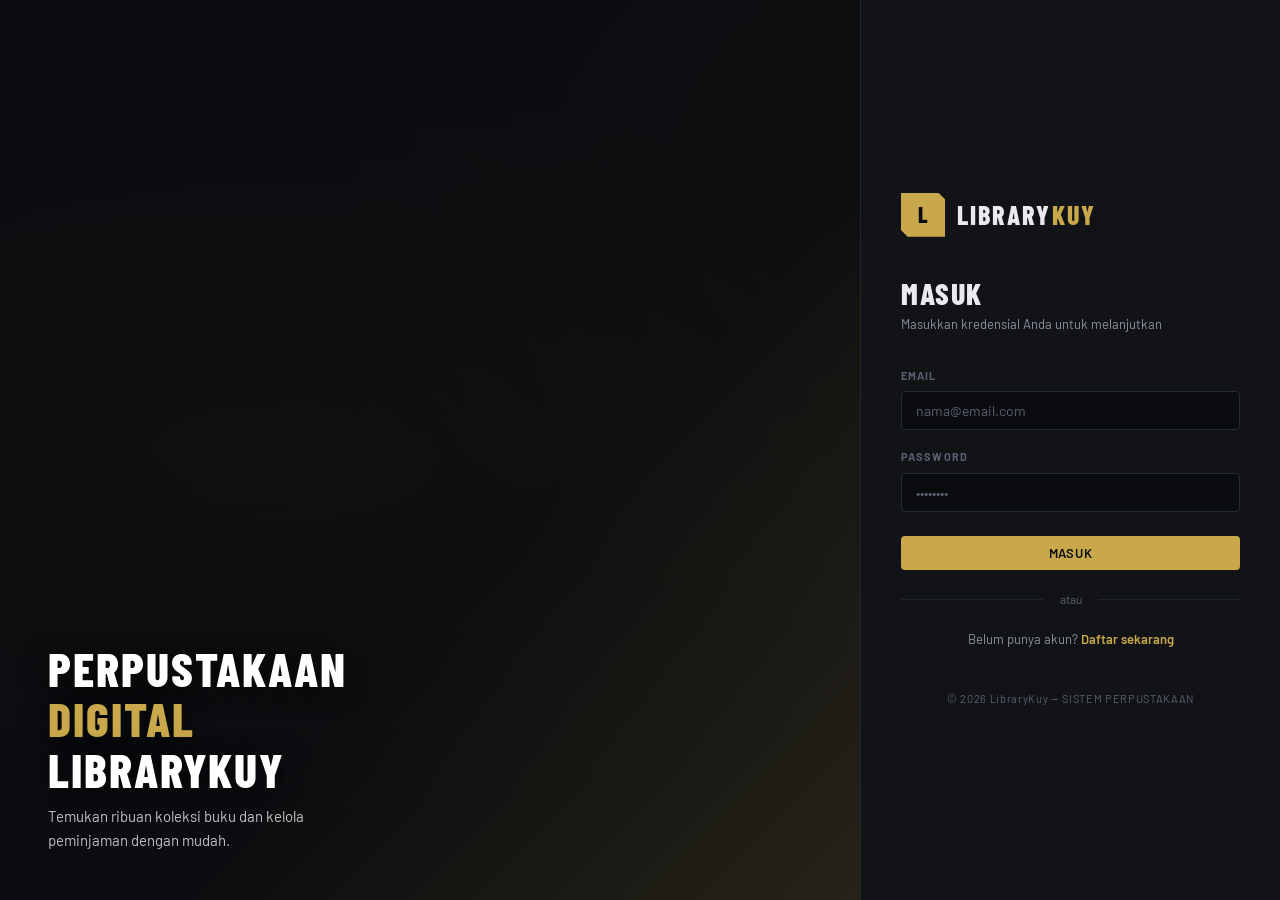
<file: app/login.html>
<!DOCTYPE html>
<html lang="id">
<head>
  <meta charset="UTF-8" />
  <meta name="viewport" content="width=device-width, initial-scale=1.0" />
  <title>Login — LibraryKuy</title>
  <link rel="stylesheet" href="style.css" />
  <style>
    body {
      background: var(--bg);
      background-image: none;
    }
    .auth-container {
      min-height: 100vh;
      display: flex;
      align-items: stretch;
      padding: 0;
      position: relative;
    }
    /* Left panel: background image */
    .auth-bg-panel {
      flex: 1;
      background: url('https://cdn-media.sforum.vn/storage/app/media/ctv_seo3/mau-background-dep-2.jpg') center center / cover no-repeat;
      position: relative;
      display: flex;
      align-items: flex-end;
      padding: 48px;
      min-height: 100vh;
    }
    .auth-bg-panel::before {
      content: '';
      position: absolute;
      inset: 0;
      background: linear-gradient(135deg, rgba(10,12,15,0.55) 0%, rgba(10,12,15,0.2) 60%, rgba(200,168,75,0.15) 100%);
    }
    .auth-bg-text {
      position: relative;
      z-index: 1;
    }
    .auth-bg-text h2 {
      font-family: 'Barlow Condensed', sans-serif;
      font-size: 48px;
      font-weight: 800;
      color: #fff;
      letter-spacing: 0.04em;
      text-transform: uppercase;
      line-height: 1.05;
      text-shadow: 0 2px 24px rgba(0,0,0,0.5);
    }
    .auth-bg-text h2 span { color: var(--accent); }
    .auth-bg-text p {
      font-size: 15px;
      color: rgba(255,255,255,0.75);
      margin-top: 10px;
      font-weight: 400;
      max-width: 320px;
    }
    /* Right panel: form */
    .auth-form-panel {
      width: 420px;
      flex-shrink: 0;
      background: var(--bg2);
      border-left: 1px solid var(--border);
      display: flex;
      flex-direction: column;
      align-items: center;
      justify-content: center;
      padding: 48px 40px;
      min-height: 100vh;
    }
    .auth-logo {
      display: flex;
      align-items: center;
      gap: 12px;
      margin-bottom: 40px;
      align-self: flex-start;
    }
    .auth-logo-icon {
      width: 44px;
      height: 44px;
      background: var(--accent);
      color: var(--bg);
      display: flex;
      align-items: center;
      justify-content: center;
      font-family: 'Barlow Condensed', sans-serif;
      font-weight: 800;
      font-size: 22px;
      clip-path: polygon(0 0, 85% 0, 100% 15%, 100% 100%, 15% 100%, 0 85%);
    }
    .auth-logo-text {
      font-family: 'Barlow Condensed', sans-serif;
      font-size: 26px;
      font-weight: 800;
      letter-spacing: 0.08em;
      text-transform: uppercase;
      color: var(--text);
    }
    .auth-logo-text span { color: var(--accent); }
    .auth-form-inner {
      width: 100%;
    }
    .auth-title {
      font-family: 'Barlow Condensed', sans-serif;
      font-size: 30px;
      font-weight: 800;
      letter-spacing: 0.05em;
      text-transform: uppercase;
      color: var(--text);
      margin-bottom: 4px;
    }
    .auth-sub {
      font-size: 13px;
      color: var(--text2);
      margin-bottom: 32px;
    }
    .auth-footer {
      margin-top: 40px;
      font-size: 11px;
      color: var(--text3);
      letter-spacing: 0.06em;
      text-align: center;
    }
    @media (max-width: 768px) {
      .auth-bg-panel { display: none; }
      .auth-form-panel { width: 100%; padding: 32px 24px; }
    }
  </style>
</head>
<body>
<div class="auth-container">
  <!-- BG PANEL -->
  <div class="auth-bg-panel">
    <div class="auth-bg-text">
      <h2>Perpustakaan<br><span>Digital</span><br>LibraryKuy</h2>
      <p>Temukan ribuan koleksi buku dan kelola peminjaman dengan mudah.</p>
    </div>
  </div>

  <!-- FORM PANEL -->
  <div class="auth-form-panel">
    <div class="auth-logo">
      <div class="auth-logo-icon">L</div>
      <div class="auth-logo-text">Library<span>Kuy</span></div>
    </div>

    <div class="auth-form-inner">
      <h1 class="auth-title">Masuk</h1>
      <p class="auth-sub">Masukkan kredensial Anda untuk melanjutkan</p>

      <div id="alert" style="display:none" class="alert alert-error"></div>

      <div class="form-group">
        <label class="form-label">Email</label>
        <input type="email" id="email" class="form-control" placeholder="nama@email.com" autocomplete="email" />
      </div>
      <div class="form-group">
        <label class="form-label">Password</label>
        <input type="password" id="password" class="form-control" placeholder="••••••••" autocomplete="current-password" />
      </div>

      <button id="btnLogin" class="btn btn-primary" style="width:100%; justify-content:center; margin-top:6px;">
        Masuk
      </button>

      <div class="auth-divider">atau</div>
      <p class="auth-link">Belum punya akun? <a href="register.html">Daftar sekarang</a></p>
    </div>

    <div class="auth-footer">© 2026 LibraryKuy — SISTEM PERPUSTAKAAN</div>
  </div>
</div>

<div id="toast" class="toast"></div>

<script src="../services/app.js"></script>
<script src="../services/authService.js"></script>
<script>
  if (App.isLoggedIn()) {
    App.redirect('index.html');
  }

  document.getElementById('btnLogin').addEventListener('click', async () => {
    const email = document.getElementById('email').value.trim();
    const password = document.getElementById('password').value;
    const alertEl = document.getElementById('alert');
    const btn = document.getElementById('btnLogin');

    alertEl.style.display = 'none';

    if (!email || !password) {
      alertEl.textContent = 'Email dan password wajib diisi.';
      alertEl.style.display = 'flex';
      return;
    }

    btn.textContent = 'Memproses...';
    btn.disabled = true;

    try {
      const response = await AuthService.login(email, password);
      const accessToken = response.data?.accessToken;
      const refreshToken = response.data?.refreshToken;
      const user = response.data?.user;
      if (!accessToken) throw new Error('Token tidak ditemukan dalam response server');
      App.setAuth(accessToken, user, refreshToken);
      App.redirect('index.html');
    } catch (err) {
      alertEl.textContent = err.message;
      alertEl.style.display = 'flex';
      btn.textContent = 'Masuk';
      btn.disabled = false;
    }
  });

  document.getElementById('password').addEventListener('keydown', e => {
    if (e.key === 'Enter') document.getElementById('btnLogin').click();
  });
</script>
</body>
</html>
</file>
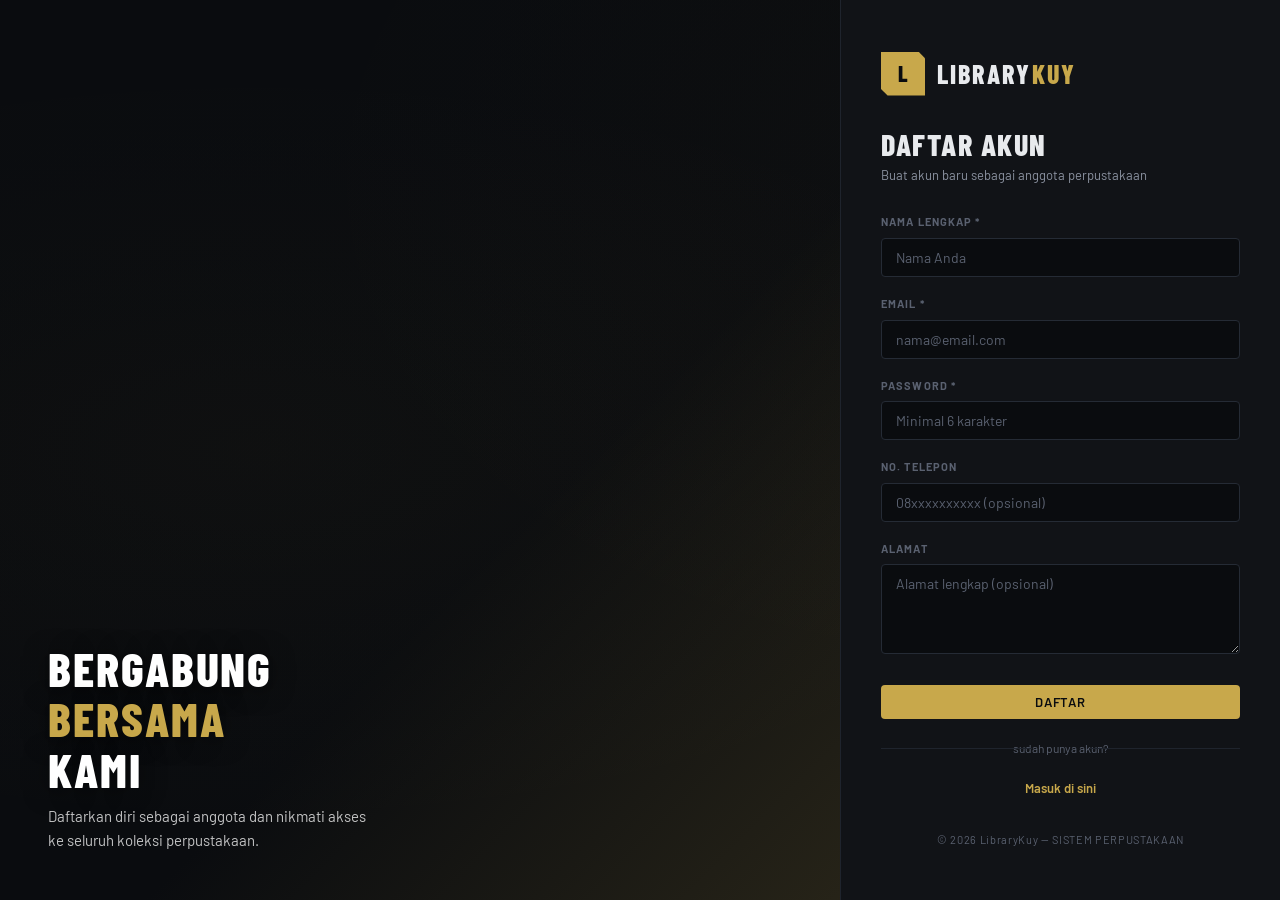
<file: app/register.html>
<!DOCTYPE html>
<html lang="id">
<head>
  <meta charset="UTF-8" />
  <meta name="viewport" content="width=device-width, initial-scale=1.0" />
  <title>Register — LibraryKuy</title>
  <link rel="stylesheet" href="style.css" />
  <style>
    body {
      background: var(--bg);
      background-image: none;
    }
    .auth-container {
      min-height: 100vh;
      display: flex;
      align-items: stretch;
      padding: 0;
      position: relative;
    }
    .auth-bg-panel {
      flex: 1;
      background: url('https://cdn-media.sforum.vn/storage/app/media/ctv_seo3/mau-background-dep-2.jpg') center center / cover no-repeat;
      position: relative;
      display: flex;
      align-items: flex-end;
      padding: 48px;
      min-height: 100vh;
    }
    .auth-bg-panel::before {
      content: '';
      position: absolute;
      inset: 0;
      background: linear-gradient(135deg, rgba(10,12,15,0.55) 0%, rgba(10,12,15,0.2) 60%, rgba(200,168,75,0.15) 100%);
    }
    .auth-bg-text {
      position: relative;
      z-index: 1;
    }
    .auth-bg-text h2 {
      font-family: 'Barlow Condensed', sans-serif;
      font-size: 48px;
      font-weight: 800;
      color: #fff;
      letter-spacing: 0.04em;
      text-transform: uppercase;
      line-height: 1.05;
      text-shadow: 0 2px 24px rgba(0,0,0,0.5);
    }
    .auth-bg-text h2 span { color: var(--accent); }
    .auth-bg-text p {
      font-size: 15px;
      color: rgba(255,255,255,0.75);
      margin-top: 10px;
      font-weight: 400;
      max-width: 320px;
    }
    .auth-form-panel {
      width: 440px;
      flex-shrink: 0;
      background: var(--bg2);
      border-left: 1px solid var(--border);
      display: flex;
      flex-direction: column;
      align-items: center;
      justify-content: center;
      padding: 40px;
      min-height: 100vh;
      overflow-y: auto;
    }
    .auth-logo {
      display: flex;
      align-items: center;
      gap: 12px;
      margin-bottom: 32px;
      align-self: flex-start;
    }
    .auth-logo-icon {
      width: 44px;
      height: 44px;
      background: var(--accent);
      color: var(--bg);
      display: flex;
      align-items: center;
      justify-content: center;
      font-family: 'Barlow Condensed', sans-serif;
      font-weight: 800;
      font-size: 22px;
      clip-path: polygon(0 0, 85% 0, 100% 15%, 100% 100%, 15% 100%, 0 85%);
    }
    .auth-logo-text {
      font-family: 'Barlow Condensed', sans-serif;
      font-size: 26px;
      font-weight: 800;
      letter-spacing: 0.08em;
      text-transform: uppercase;
      color: var(--text);
    }
    .auth-logo-text span { color: var(--accent); }
    .auth-form-inner { width: 100%; }
    .auth-title {
      font-family: 'Barlow Condensed', sans-serif;
      font-size: 30px;
      font-weight: 800;
      letter-spacing: 0.05em;
      text-transform: uppercase;
      color: var(--text);
      margin-bottom: 4px;
    }
    .auth-sub {
      font-size: 13px;
      color: var(--text2);
      margin-bottom: 28px;
    }
    .auth-footer {
      margin-top: 32px;
      font-size: 11px;
      color: var(--text3);
      letter-spacing: 0.06em;
      text-align: center;
    }
    @media (max-width: 768px) {
      .auth-bg-panel { display: none; }
      .auth-form-panel { width: 100%; padding: 32px 24px; }
    }
  </style>
</head>
<body>
<div class="auth-container">
  <!-- BG PANEL -->
  <div class="auth-bg-panel">
    <div class="auth-bg-text">
      <h2>Bergabung<br><span>Bersama</span><br>Kami</h2>
      <p>Daftarkan diri sebagai anggota dan nikmati akses ke seluruh koleksi perpustakaan.</p>
    </div>
  </div>

  <!-- FORM PANEL -->
  <div class="auth-form-panel">
    <div class="auth-logo">
      <div class="auth-logo-icon">L</div>
      <div class="auth-logo-text">Library<span>Kuy</span></div>
    </div>

    <div class="auth-form-inner">
      <h1 class="auth-title">Daftar Akun</h1>
      <p class="auth-sub">Buat akun baru sebagai anggota perpustakaan</p>

      <div id="alert" style="display:none" class="alert alert-error"></div>
      <div id="success" style="display:none" class="alert alert-success"></div>

      <div class="form-group">
        <label class="form-label">Nama Lengkap *</label>
        <input type="text" id="name" class="form-control" placeholder="Nama Anda" />
      </div>
      <div class="form-group">
        <label class="form-label">Email *</label>
        <input type="email" id="email" class="form-control" placeholder="nama@email.com" />
      </div>
      <div class="form-group">
        <label class="form-label">Password *</label>
        <input type="password" id="password" class="form-control" placeholder="Minimal 6 karakter" />
      </div>
      <div class="form-group">
        <label class="form-label">No. Telepon</label>
        <input type="text" id="phone" class="form-control" placeholder="08xxxxxxxxxx (opsional)" />
      </div>
      <div class="form-group">
        <label class="form-label">Alamat</label>
        <textarea id="address" class="form-control" placeholder="Alamat lengkap (opsional)" rows="2"></textarea>
      </div>

      <button id="btnRegister" class="btn btn-primary" style="width:100%; justify-content:center; margin-top:6px;">
        Daftar
      </button>

      <div class="auth-divider">sudah punya akun?</div>
      <p class="auth-link"><a href="login.html">Masuk di sini</a></p>
    </div>

    <div class="auth-footer">© 2026 LibraryKuy — SISTEM PERPUSTAKAAN</div>
  </div>
</div>

<div id="toast" class="toast"></div>

<script src="../services/app.js"></script>
<script src="../services/authService.js"></script>
<script>
  if (App.isLoggedIn()) App.redirect('index.html');

  document.getElementById('btnRegister').addEventListener('click', async () => {
    const name = document.getElementById('name').value.trim();
    const email = document.getElementById('email').value.trim();
    const password = document.getElementById('password').value;
    const phone = document.getElementById('phone').value.trim();
    const address = document.getElementById('address').value.trim();
    const alertEl = document.getElementById('alert');
    const successEl = document.getElementById('success');
    const btn = document.getElementById('btnRegister');

    alertEl.style.display = 'none';
    successEl.style.display = 'none';

    if (!name || !email || !password) {
      alertEl.textContent = 'Nama, email, dan password wajib diisi.';
      alertEl.style.display = 'flex';
      return;
    }

    if (password.length < 6) {
      alertEl.textContent = 'Password minimal 6 karakter.';
      alertEl.style.display = 'flex';
      return;
    }

    btn.textContent = 'Memproses...';
    btn.disabled = true;

    try {
      const response = await AuthService.register(name, email, password, phone, address);
      const accessToken = response.data?.accessToken;
      const refreshToken = response.data?.refreshToken;
      const user = response.data?.user;

      successEl.textContent = 'Registrasi berhasil! Mengarahkan...';
      successEl.style.display = 'flex';

      if (accessToken && user) {
        App.setAuth(accessToken, user, refreshToken);
        setTimeout(() => App.redirect('index.html'), 1200);
      } else {
        setTimeout(() => App.redirect('login.html'), 1800);
      }
    } catch (err) {
      alertEl.textContent = err.message;
      alertEl.style.display = 'flex';
      btn.textContent = 'Daftar';
      btn.disabled = false;
    }
  });
</script>
</body>
</html>
</file>
<file: app/style.css>
@import url('https://fonts.googleapis.com/css2?family=Barlow+Condensed:wght@400;500;600;700;800&family=Barlow:wght@300;400;500;600&display=swap');

:root {
  --bg: #0a0c0f;
  --bg2: #111317;
  --bg3: #181b21;
  --card: #13161c;
  --border: #1f242d;
  --border2: #252b35;
  --accent: #c8a84b;
  --accent2: #e6c96a;
  --accent-dim: rgba(200, 168, 75, 0.12);
  --text: #e8eaed;
  --text2: #8b92a0;
  --text3: #5a6170;
  --danger: #c84b4b;
  --danger-dim: rgba(200, 75, 75, 0.12);
  --success: #4bc87a;
  --success-dim: rgba(75, 200, 122, 0.12);
  --info: #4b8ec8;
  --info-dim: rgba(75, 142, 200, 0.12);
  --radius: 4px;
  --radius2: 8px;
}

*, *::before, *::after { box-sizing: border-box; margin: 0; padding: 0; }

html { font-size: 16px; }

body {
  font-family: 'Barlow', sans-serif;
  background: var(--bg);
  color: var(--text);
  min-height: 100vh;
  line-height: 1.6;
  -webkit-font-smoothing: antialiased;
}

/* ─── TYPOGRAPHY ─── */
h1, h2, h3, h4 {
  font-family: 'Barlow Condensed', sans-serif;
  font-weight: 700;
  letter-spacing: 0.02em;
  line-height: 1.1;
}

/* ─── NAVBAR ─── */
.navbar {
  background: var(--bg2);
  border-bottom: 1px solid var(--border);
  padding: 0 2rem;
  display: flex;
  align-items: center;
  justify-content: space-between;
  height: 60px;
  position: sticky;
  top: 0;
  z-index: 100;
}

.nav-brand {
  display: flex;
  align-items: center;
  gap: 10px;
  text-decoration: none;
}

.nav-brand-icon {
  width: 32px;
  height: 32px;
  background: var(--accent);
  color: var(--bg);
  display: flex;
  align-items: center;
  justify-content: center;
  font-family: 'Barlow Condensed', sans-serif;
  font-weight: 800;
  font-size: 16px;
  clip-path: polygon(0 0, 85% 0, 100% 15%, 100% 100%, 15% 100%, 0 85%);
}

.nav-brand-text {
  font-family: 'Barlow Condensed', sans-serif;
  font-size: 20px;
  font-weight: 700;
  color: var(--text);
  letter-spacing: 0.1em;
  text-transform: uppercase;
}

.nav-brand-text span { color: var(--accent); }

.nav-links {
  display: flex;
  align-items: center;
  gap: 4px;
}

.nav-link {
  color: var(--text2);
  text-decoration: none;
  font-size: 13px;
  font-weight: 600;
  letter-spacing: 0.08em;
  text-transform: uppercase;
  padding: 6px 14px;
  border-radius: var(--radius);
  transition: all 0.2s;
}

.nav-link:hover { color: var(--text); background: var(--bg3); }
.nav-link.active { color: var(--accent); background: var(--accent-dim); }

.nav-user {
  display: flex;
  align-items: center;
  gap: 12px;
}

.nav-user-info {
  text-align: right;
}

.nav-user-name {
  font-size: 13px;
  font-weight: 600;
  color: var(--text);
  letter-spacing: 0.03em;
}

.nav-user-role {
  font-size: 11px;
  color: var(--accent);
  font-weight: 600;
  letter-spacing: 0.08em;
  text-transform: uppercase;
}

.nav-avatar {
  width: 34px;
  height: 34px;
  background: var(--accent);
  color: var(--bg);
  border-radius: var(--radius);
  display: flex;
  align-items: center;
  justify-content: center;
  font-family: 'Barlow Condensed', sans-serif;
  font-weight: 800;
  font-size: 15px;
}

/* ─── PAGE LAYOUT ─── */
.page-wrapper {
  max-width: 1280px;
  margin: 0 auto;
  padding: 32px 24px;
}

.page-header {
  margin-bottom: 32px;
  display: flex;
  align-items: flex-start;
  justify-content: space-between;
  gap: 16px;
}

.page-title {
  font-size: 32px;
  font-weight: 800;
  color: var(--text);
  letter-spacing: 0.03em;
  text-transform: uppercase;
}

.page-subtitle {
  font-size: 14px;
  color: var(--text2);
  margin-top: 4px;
  font-weight: 400;
}

.page-label {
  font-size: 11px;
  color: var(--accent);
  font-weight: 700;
  letter-spacing: 0.15em;
  text-transform: uppercase;
  margin-bottom: 6px;
}

/* ─── BUTTONS ─── */
.btn {
  display: inline-flex;
  align-items: center;
  gap: 7px;
  padding: 9px 20px;
  font-family: 'Barlow', sans-serif;
  font-size: 13px;
  font-weight: 600;
  letter-spacing: 0.06em;
  text-transform: uppercase;
  border: none;
  cursor: pointer;
  border-radius: var(--radius);
  transition: all 0.2s;
  text-decoration: none;
  white-space: nowrap;
}

.btn-primary {
  background: var(--accent);
  color: var(--bg);
}
.btn-primary:hover { background: var(--accent2); transform: translateY(-1px); }

.btn-outline {
  background: transparent;
  color: var(--text2);
  border: 1px solid var(--border2);
}
.btn-outline:hover { color: var(--text); border-color: var(--text3); background: var(--bg3); }

.btn-danger {
  background: var(--danger-dim);
  color: var(--danger);
  border: 1px solid rgba(200,75,75,0.2);
}
.btn-danger:hover { background: var(--danger); color: #fff; }

.btn-success {
  background: var(--success-dim);
  color: var(--success);
  border: 1px solid rgba(75,200,122,0.2);
}
.btn-success:hover { background: var(--success); color: var(--bg); }

.btn-sm { padding: 6px 12px; font-size: 11px; }

.btn-icon {
  width: 34px;
  height: 34px;
  padding: 0;
  justify-content: center;
}

/* ─── CARDS ─── */
.card {
  background: var(--card);
  border: 1px solid var(--border);
  border-radius: var(--radius2);
  padding: 24px;
}

.card-header {
  display: flex;
  align-items: center;
  justify-content: space-between;
  margin-bottom: 20px;
  padding-bottom: 16px;
  border-bottom: 1px solid var(--border);
}

.card-title {
  font-family: 'Barlow Condensed', sans-serif;
  font-size: 16px;
  font-weight: 700;
  letter-spacing: 0.08em;
  text-transform: uppercase;
  color: var(--text);
}

/* ─── STATS GRID ─── */
.stats-grid {
  display: grid;
  grid-template-columns: repeat(auto-fit, minmax(200px, 1fr));
  gap: 16px;
  margin-bottom: 32px;
}

.stat-card {
  background: var(--card);
  border: 1px solid var(--border);
  border-radius: var(--radius2);
  padding: 20px 24px;
  position: relative;
  overflow: hidden;
}

.stat-card::before {
  content: '';
  position: absolute;
  top: 0; left: 0; right: 0;
  height: 2px;
  background: var(--accent);
}

.stat-card.danger::before { background: var(--danger); }
.stat-card.success::before { background: var(--success); }
.stat-card.info::before { background: var(--info); }

.stat-label {
  font-size: 11px;
  font-weight: 700;
  letter-spacing: 0.12em;
  text-transform: uppercase;
  color: var(--text3);
  margin-bottom: 8px;
}

.stat-value {
  font-family: 'Barlow Condensed', sans-serif;
  font-size: 40px;
  font-weight: 800;
  color: var(--text);
  line-height: 1;
}

.stat-sub {
  font-size: 12px;
  color: var(--text3);
  margin-top: 6px;
}

/* ─── TABLE ─── */
.table-wrap {
  overflow-x: auto;
  border-radius: var(--radius2);
  border: 1px solid var(--border);
}

table {
  width: 100%;
  border-collapse: collapse;
  font-size: 14px;
}

thead {
  background: var(--bg3);
}

thead th {
  padding: 12px 16px;
  text-align: left;
  font-size: 11px;
  font-weight: 700;
  letter-spacing: 0.1em;
  text-transform: uppercase;
  color: var(--text3);
  border-bottom: 1px solid var(--border);
  white-space: nowrap;
}

tbody tr {
  border-bottom: 1px solid var(--border);
  transition: background 0.15s;
}

tbody tr:last-child { border-bottom: none; }
tbody tr:hover { background: var(--bg3); }

tbody td {
  padding: 14px 16px;
  color: var(--text2);
  vertical-align: middle;
}

tbody td:first-child { color: var(--text); }

.actions-cell {
  display: flex;
  align-items: center;
  gap: 6px;
}

/* ─── BADGES ─── */
.badge {
  display: inline-flex;
  align-items: center;
  gap: 4px;
  padding: 3px 10px;
  border-radius: 2px;
  font-size: 11px;
  font-weight: 700;
  letter-spacing: 0.08em;
  text-transform: uppercase;
}

.badge-gold { background: var(--accent-dim); color: var(--accent); border: 1px solid rgba(200,168,75,0.2); }
.badge-green { background: var(--success-dim); color: var(--success); border: 1px solid rgba(75,200,122,0.2); }
.badge-red { background: var(--danger-dim); color: var(--danger); border: 1px solid rgba(200,75,75,0.2); }
.badge-blue { background: var(--info-dim); color: var(--info); border: 1px solid rgba(75,142,200,0.2); }
.badge-gray { background: rgba(139,146,160,0.1); color: var(--text3); border: 1px solid var(--border2); }

/* ─── FORMS ─── */
.form-group {
  margin-bottom: 18px;
}

.form-label {
  display: block;
  font-size: 11px;
  font-weight: 700;
  letter-spacing: 0.1em;
  text-transform: uppercase;
  color: var(--text3);
  margin-bottom: 7px;
}

.form-control {
  width: 100%;
  background: var(--bg);
  border: 1px solid var(--border2);
  color: var(--text);
  padding: 10px 14px;
  font-family: 'Barlow', sans-serif;
  font-size: 14px;
  border-radius: var(--radius);
  transition: border-color 0.2s;
  outline: none;
}

.form-control:focus { border-color: var(--accent); }
.form-control::placeholder { color: var(--text3); }

select.form-control { cursor: pointer; }

textarea.form-control { resize: vertical; min-height: 90px; }

.form-row {
  display: grid;
  grid-template-columns: 1fr 1fr;
  gap: 16px;
}

/* ─── MODAL ─── */
.modal-overlay {
  display: none;
  position: fixed;
  inset: 0;
  background: rgba(0,0,0,0.7);
  z-index: 1000;
  align-items: center;
  justify-content: center;
  padding: 20px;
  backdrop-filter: blur(4px);
}

.modal-overlay.open { display: flex; }

.modal {
  background: var(--card);
  border: 1px solid var(--border2);
  border-radius: var(--radius2);
  padding: 28px;
  width: 100%;
  max-width: 520px;
  max-height: 90vh;
  overflow-y: auto;
  animation: modalIn 0.2s ease;
}

@keyframes modalIn {
  from { transform: translateY(16px); opacity: 0; }
  to { transform: translateY(0); opacity: 1; }
}

.modal-header {
  display: flex;
  align-items: center;
  justify-content: space-between;
  margin-bottom: 24px;
  padding-bottom: 16px;
  border-bottom: 1px solid var(--border);
}

.modal-title {
  font-family: 'Barlow Condensed', sans-serif;
  font-size: 20px;
  font-weight: 700;
  letter-spacing: 0.05em;
  text-transform: uppercase;
}

.modal-close {
  background: none;
  border: none;
  color: var(--text3);
  cursor: pointer;
  font-size: 20px;
  line-height: 1;
  padding: 4px;
  transition: color 0.2s;
}
.modal-close:hover { color: var(--text); }

.modal-footer {
  display: flex;
  gap: 10px;
  justify-content: flex-end;
  margin-top: 24px;
  padding-top: 16px;
  border-top: 1px solid var(--border);
}

/* ─── AUTH PAGES ─── */
.auth-container {
  min-height: 100vh;
  display: flex;
  align-items: center;
  justify-content: center;
  padding: 24px;
  background: var(--bg);
  background-image:
    radial-gradient(ellipse at 20% 50%, rgba(200,168,75,0.04) 0%, transparent 60%),
    radial-gradient(ellipse at 80% 20%, rgba(200,168,75,0.03) 0%, transparent 50%);
}

.auth-box {
  width: 100%;
  max-width: 420px;
}

.auth-logo {
  display: flex;
  align-items: center;
  gap: 12px;
  margin-bottom: 36px;
}

.auth-logo-icon {
  width: 44px;
  height: 44px;
  background: var(--accent);
  color: var(--bg);
  display: flex;
  align-items: center;
  justify-content: center;
  font-family: 'Barlow Condensed', sans-serif;
  font-weight: 800;
  font-size: 22px;
  clip-path: polygon(0 0, 85% 0, 100% 15%, 100% 100%, 15% 100%, 0 85%);
}

.auth-logo-text {
  font-family: 'Barlow Condensed', sans-serif;
  font-size: 26px;
  font-weight: 800;
  letter-spacing: 0.08em;
  text-transform: uppercase;
  color: var(--text);
}

.auth-logo-text span { color: var(--accent); }

.auth-card {
  background: var(--card);
  border: 1px solid var(--border);
  border-radius: var(--radius2);
  padding: 32px;
}

.auth-title {
  font-family: 'Barlow Condensed', sans-serif;
  font-size: 26px;
  font-weight: 800;
  letter-spacing: 0.05em;
  text-transform: uppercase;
  margin-bottom: 4px;
}

.auth-sub {
  font-size: 13px;
  color: var(--text2);
  margin-bottom: 28px;
}

.auth-divider {
  text-align: center;
  font-size: 12px;
  color: var(--text3);
  margin: 20px 0;
  position: relative;
}

.auth-divider::before, .auth-divider::after {
  content: '';
  position: absolute;
  top: 50%;
  width: 42%;
  height: 1px;
  background: var(--border);
}
.auth-divider::before { left: 0; }
.auth-divider::after { right: 0; }

.auth-link {
  display: block;
  text-align: center;
  font-size: 13px;
  color: var(--text2);
}

.auth-link a { color: var(--accent); text-decoration: none; font-weight: 600; }
.auth-link a:hover { color: var(--accent2); }

/* ─── SEARCH BAR ─── */
.search-bar {
  display: flex;
  gap: 10px;
  margin-bottom: 20px;
  align-items: center;
  flex-wrap: wrap;
}

.search-input-wrap {
  position: relative;
  flex: 1;
  min-width: 200px;
}

.search-input-wrap svg {
  position: absolute;
  left: 12px;
  top: 50%;
  transform: translateY(-50%);
  color: var(--text3);
}

.search-input-wrap .form-control {
  padding-left: 38px;
}

/* ─── BOOK GRID ─── */
.books-grid {
  display: grid;
  grid-template-columns: repeat(auto-fill, minmax(220px, 1fr));
  gap: 16px;
}

.book-card {
  background: var(--card);
  border: 1px solid var(--border);
  border-radius: var(--radius2);
  overflow: hidden;
  transition: border-color 0.2s, transform 0.2s;
  display: flex;
  flex-direction: column;
}

.book-card:hover { border-color: var(--border2); transform: translateY(-2px); }

.book-cover {
  height: 160px;
  background: var(--bg3);
  display: flex;
  align-items: center;
  justify-content: center;
  font-size: 48px;
  position: relative;
  overflow: hidden;
}

.book-cover::after {
  content: '';
  position: absolute;
  inset: 0;
  background: linear-gradient(to bottom, transparent 60%, rgba(0,0,0,0.5));
}

.book-info {
  padding: 14px;
  flex: 1;
  display: flex;
  flex-direction: column;
}

.book-title {
  font-family: 'Barlow Condensed', sans-serif;
  font-size: 16px;
  font-weight: 700;
  color: var(--text);
  margin-bottom: 4px;
  line-height: 1.2;
  letter-spacing: 0.02em;
}

.book-author {
  font-size: 12px;
  color: var(--text2);
  margin-bottom: 8px;
}

.book-meta {
  display: flex;
  align-items: center;
  justify-content: space-between;
  margin-top: auto;
  padding-top: 10px;
  border-top: 1px solid var(--border);
}

.book-stock {
  font-size: 12px;
  color: var(--text3);
  font-weight: 500;
}

.book-actions {
  padding: 12px 14px;
  border-top: 1px solid var(--border);
}

/* ─── FINE CARD ─── */
.fine-card {
  background: var(--danger-dim);
  border: 1px solid rgba(200,75,75,0.2);
  border-radius: var(--radius2);
  padding: 16px 20px;
  display: flex;
  align-items: center;
  justify-content: space-between;
  margin-bottom: 12px;
}

.fine-amount {
  font-family: 'Barlow Condensed', sans-serif;
  font-size: 24px;
  font-weight: 800;
  color: var(--danger);
}

/* ─── EMPTY STATE ─── */
.empty {
  text-align: center;
  padding: 64px 24px;
  color: var(--text3);
}

.empty-icon { font-size: 48px; margin-bottom: 16px; opacity: 0.5; }
.empty-title { font-family: 'Barlow Condensed', sans-serif; font-size: 22px; font-weight: 700; color: var(--text2); letter-spacing: 0.05em; text-transform: uppercase; }
.empty-text { font-size: 14px; margin-top: 6px; }

/* ─── LOADING ─── */
.loading {
  text-align: center;
  padding: 48px;
  color: var(--text3);
  font-size: 13px;
  letter-spacing: 0.08em;
  text-transform: uppercase;
}

.spinner {
  width: 32px;
  height: 32px;
  border: 3px solid var(--border2);
  border-top-color: var(--accent);
  border-radius: 50%;
  animation: spin 0.8s linear infinite;
  margin: 0 auto 12px;
}

@keyframes spin { to { transform: rotate(360deg); } }

/* ─── TOAST ─── */
.toast {
  position: fixed;
  bottom: 24px;
  right: 24px;
  background: var(--card);
  color: var(--text);
  padding: 14px 20px;
  border-radius: var(--radius2);
  border: 1px solid var(--border2);
  font-size: 14px;
  z-index: 9999;
  transform: translateY(80px);
  opacity: 0;
  transition: all 0.3s;
  max-width: 320px;
  border-left: 3px solid var(--accent);
}

.toast.show { transform: translateY(0); opacity: 1; }
.toast.error { border-left-color: var(--danger); }
.toast.success { border-left-color: var(--success); }

/* ─── ALERT ─── */
.alert {
  padding: 12px 16px;
  border-radius: var(--radius);
  font-size: 13px;
  margin-bottom: 18px;
  display: flex;
  align-items: center;
  gap: 8px;
}

.alert-error { background: var(--danger-dim); color: var(--danger); border: 1px solid rgba(200,75,75,0.2); }
.alert-success { background: var(--success-dim); color: var(--success); border: 1px solid rgba(75,200,122,0.2); }

/* ─── RESPONSIVE ─── */
@media (max-width: 768px) {
  .navbar { padding: 0 16px; }
  .nav-links { display: none; }
  .page-wrapper { padding: 20px 16px; }
  .form-row { grid-template-columns: 1fr; }
  .page-header { flex-direction: column; align-items: flex-start; }
  .books-grid { grid-template-columns: repeat(auto-fill, minmax(160px, 1fr)); }
  .stats-grid { grid-template-columns: 1fr 1fr; }
}

/* ─── MOBILE NAV ─── */
.mobile-nav {
  display: none;
  position: fixed;
  bottom: 0; left: 0; right: 0;
  background: var(--bg2);
  border-top: 1px solid var(--border);
  padding: 8px 0;
  z-index: 100;
}

.mobile-nav-links {
  display: flex;
  justify-content: space-around;
}

.mobile-nav-link {
  display: flex;
  flex-direction: column;
  align-items: center;
  gap: 3px;
  color: var(--text3);
  text-decoration: none;
  font-size: 10px;
  font-weight: 600;
  letter-spacing: 0.05em;
  text-transform: uppercase;
  padding: 6px 12px;
  border-radius: var(--radius);
  transition: color 0.2s;
}

.mobile-nav-link.active { color: var(--accent); }

.mobile-nav-link svg { width: 20px; height: 20px; }

@media (max-width: 768px) {
  .mobile-nav { display: block; }
  body { padding-bottom: 70px; }
}

/* ─── Decorative lines ─── */
.accent-line {
  display: inline-block;
  width: 32px;
  height: 3px;
  background: var(--accent);
  margin-right: 10px;
  vertical-align: middle;
  border-radius: 1px;
}
</file>
